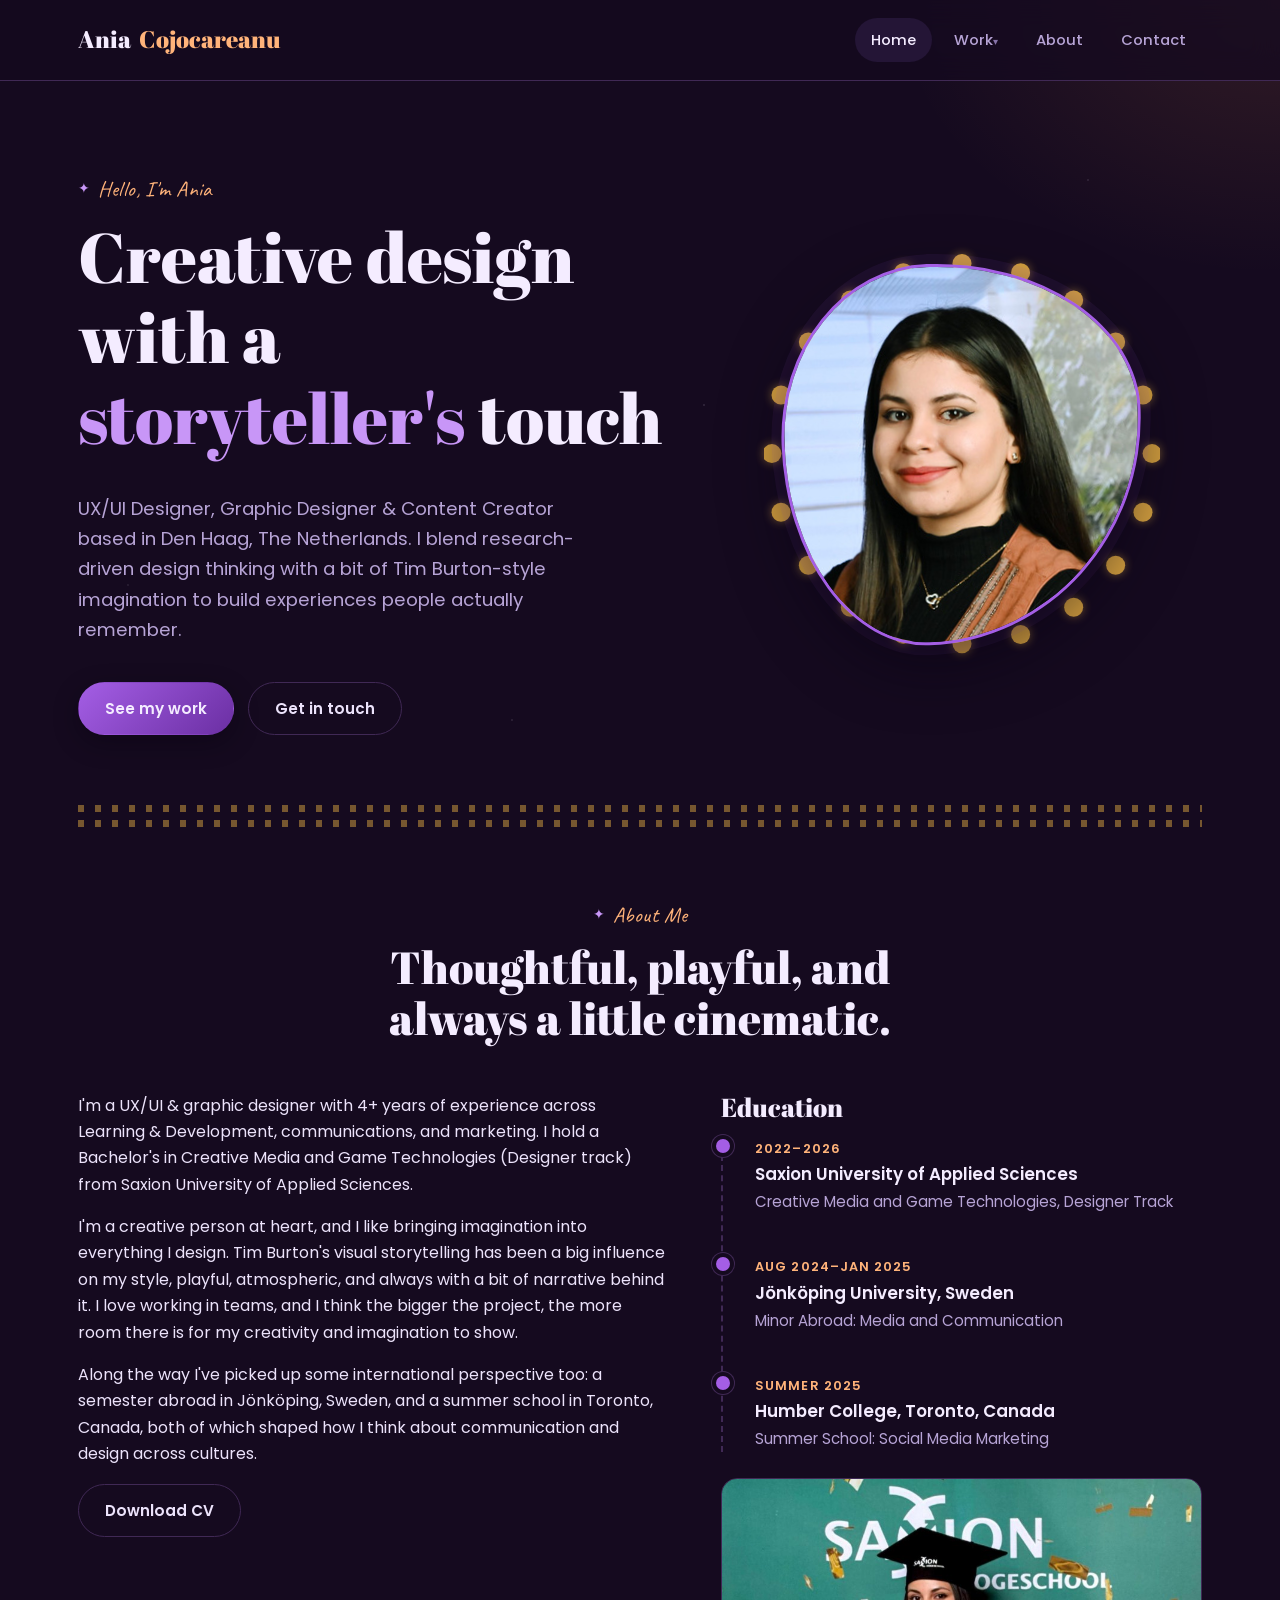
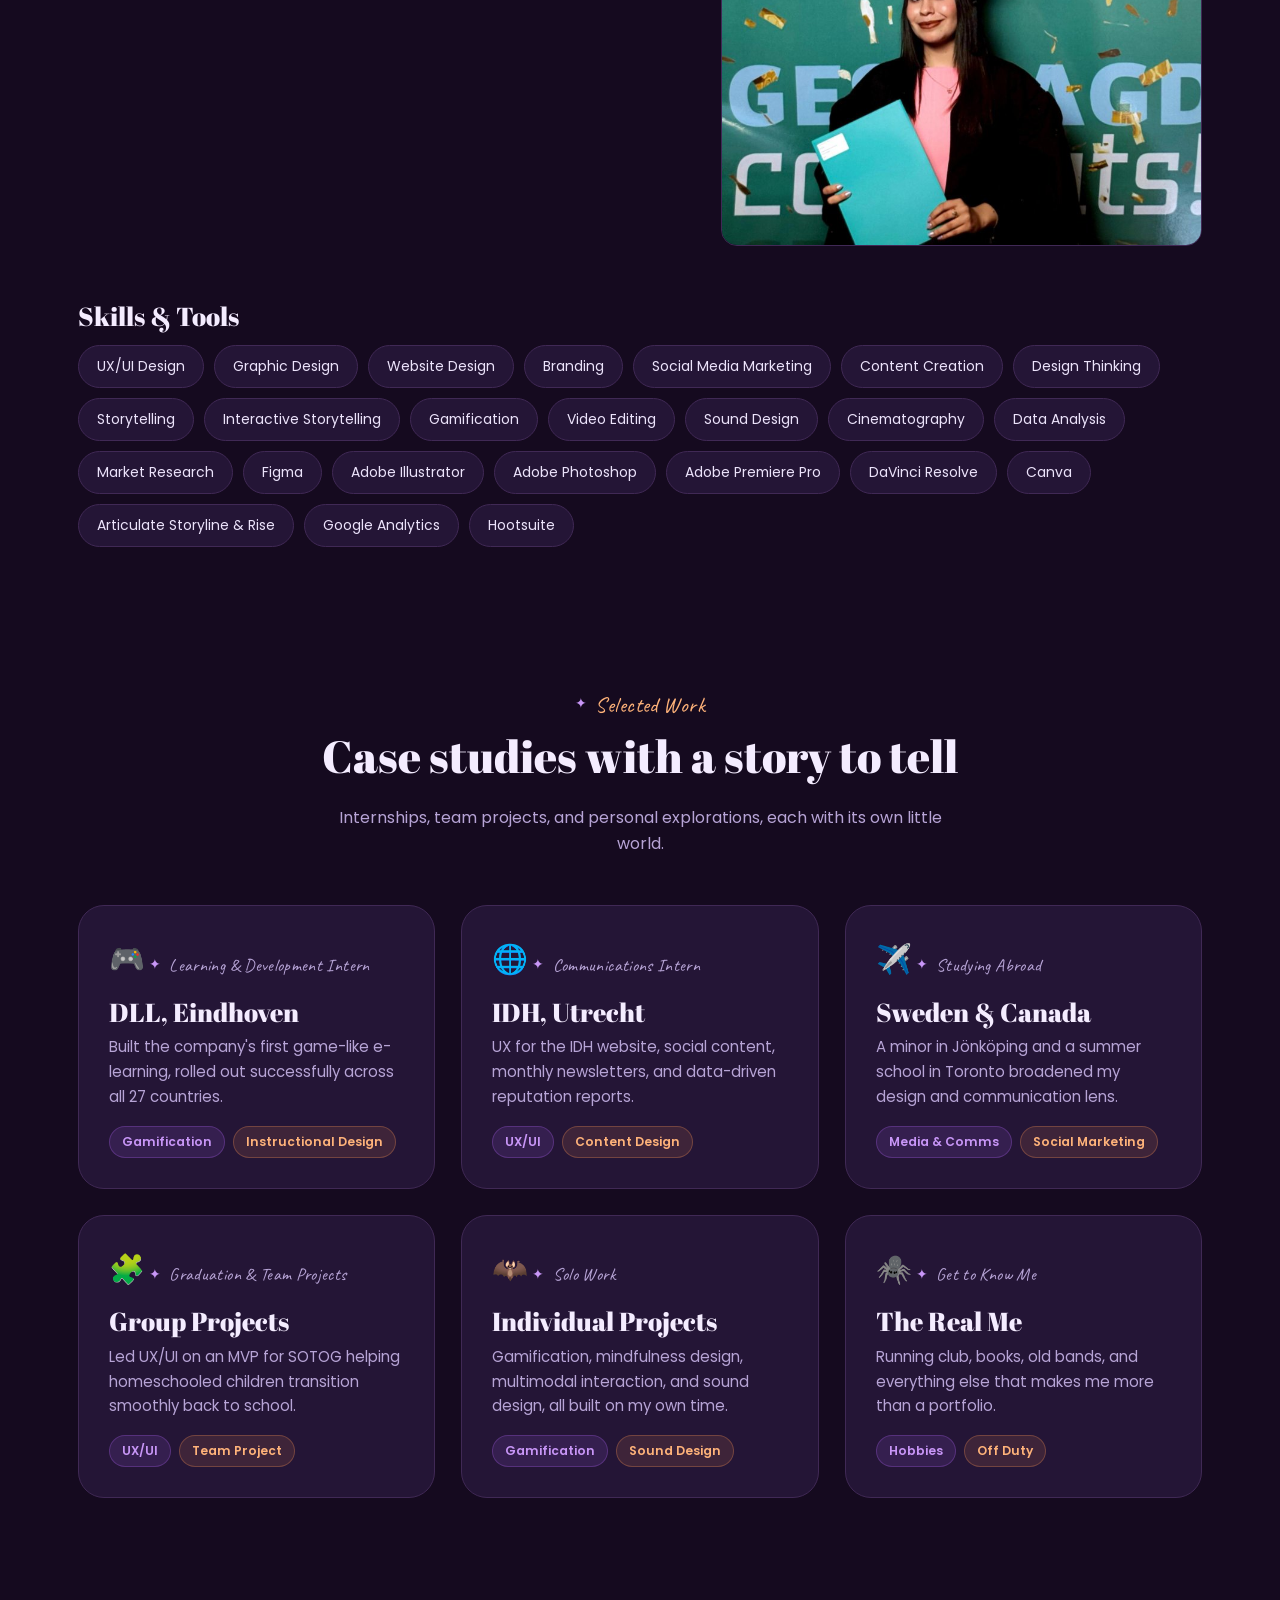
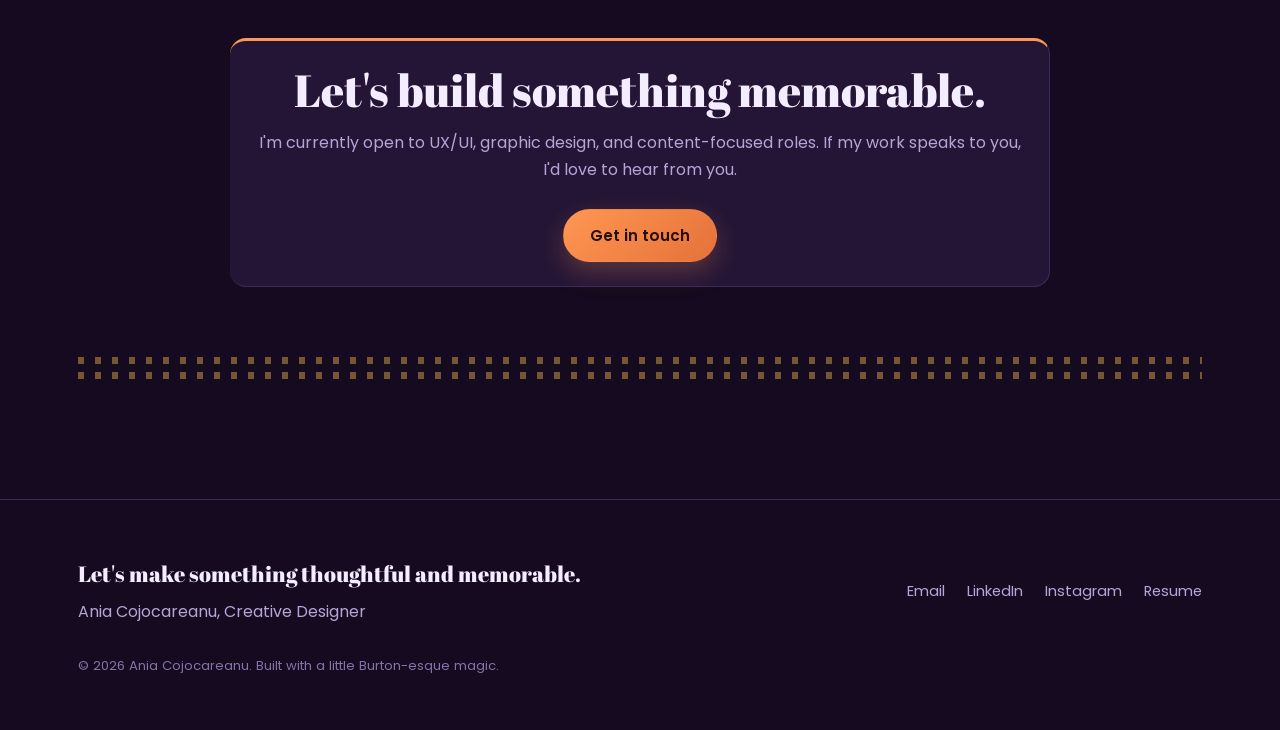
<file: index.html>
<!doctype html>
<html lang="en">
<head>
  <meta charset="UTF-8" />
  <meta name="viewport" content="width=device-width, initial-scale=1.0" />
  <title>Ania Cojocareanu | Creative Designer</title>
  <meta name="description" content="Ania Cojocareanu, UX/UI Designer, Graphic Designer & Content Creator. Portfolio of internships, group projects, and personal design work." />
  <link rel="icon" href="data:image/svg+xml,%3Csvg xmlns='http://www.w3.org/2000/svg' viewBox='0 0 100 100'%3E%3Ctext y='.9em' font-size='90'%3E%F0%9F%A6%87%3C/text%3E%3C/svg%3E" />
  <link rel="preconnect" href="https://fonts.googleapis.com" />
  <link rel="preconnect" href="https://fonts.gstatic.com" crossorigin />
  <link href="https://fonts.googleapis.com/css2?family=Abril+Fatface&family=Caveat:wght@600&family=Poppins:wght@300;400;500;600;700&display=swap" rel="stylesheet" />
  <link rel="stylesheet" href="css/style.css" />
</head>
<body>

  <header class="site-header">
    <nav class="nav">
      <a href="index.html" class="nav-logo">Ania <span>Cojocareanu</span></a>
      <button class="nav-toggle" aria-label="Toggle navigation" aria-expanded="false">
        <span></span><span></span><span></span>
      </button>
      <ul class="nav-links">
        <li><a href="index.html" class="nav-link active" data-page="index.html">Home</a></li>
        <li class="has-dropdown">
          <a href="index.html#work" class="nav-link nav-dropdown-trigger">Work</a>
          <div class="nav-dropdown">
            <a href="work/dll-internship.html">DLL Internship</a>
            <a href="work/idh-internship.html">IDH Internship</a>
            <a href="work/international-experience.html">International Experience</a>
            <a href="work/group-projects.html">Group Projects</a>
            <a href="work/individual-projects.html">Individual Projects</a>
            <a href="work/other-projects.html">The Real Me</a>
          </div>
        </li>
        <li><a href="index.html#about" class="nav-link">About</a></li>
        <li><a href="contact.html" class="nav-link" data-page="contact.html">Contact</a></li>
      </ul>
    </nav>
  </header>

  <main>
    <section class="hero">
      <div class="container hero-grid">
        <div class="reveal">
          <p class="eyebrow">Hello, I'm Ania</p>
          <h1>Creative design with a <em>storyteller's</em> touch</h1>
          <p class="hero-tagline">UX/UI Designer, Graphic Designer &amp; Content Creator based in Den Haag, The Netherlands. I blend research-driven design thinking with a bit of Tim&nbsp;Burton-style imagination to build experiences people actually remember.</p>
          <div class="hero-cta">
            <a href="#work" class="btn btn-primary">See my work</a>
            <a href="contact.html" class="btn btn-outline">Get in touch</a>
          </div>
        </div>
        <div class="reveal">
          <div class="portrait-wrap">
            <svg class="bulb-ring" viewBox="0 0 100 100" aria-hidden="true">
              <circle cx="50.0" cy="2.0" r="2.4" fill="var(--gold)" />
              <circle cx="64.8" cy="4.3" r="2.4" fill="var(--gold)" />
              <circle cx="78.2" cy="11.2" r="2.4" fill="var(--gold)" />
              <circle cx="88.8" cy="21.8" r="2.4" fill="var(--gold)" />
              <circle cx="95.7" cy="35.2" r="2.4" fill="var(--gold)" />
              <circle cx="98.0" cy="50.0" r="2.4" fill="var(--gold)" />
              <circle cx="95.7" cy="64.8" r="2.4" fill="var(--gold)" />
              <circle cx="88.8" cy="78.2" r="2.4" fill="var(--gold)" />
              <circle cx="78.2" cy="88.8" r="2.4" fill="var(--gold)" />
              <circle cx="64.8" cy="95.7" r="2.4" fill="var(--gold)" />
              <circle cx="50.0" cy="98.0" r="2.4" fill="var(--gold)" />
              <circle cx="35.2" cy="95.7" r="2.4" fill="var(--gold)" />
              <circle cx="21.8" cy="88.8" r="2.4" fill="var(--gold)" />
              <circle cx="11.2" cy="78.2" r="2.4" fill="var(--gold)" />
              <circle cx="4.3" cy="64.8" r="2.4" fill="var(--gold)" />
              <circle cx="2.0" cy="50.0" r="2.4" fill="var(--gold)" />
              <circle cx="4.3" cy="35.2" r="2.4" fill="var(--gold)" />
              <circle cx="11.2" cy="21.8" r="2.4" fill="var(--gold)" />
              <circle cx="21.8" cy="11.2" r="2.4" fill="var(--gold)" />
              <circle cx="35.2" cy="4.3" r="2.4" fill="var(--gold)" />
            </svg>
            <div class="portrait-frame">
              <img src="assets/img/ania-profile.png" alt="Portrait of Ania Cojocareanu" />
            </div>
          </div>
        </div>
      </div>
    </section>

    <div class="container"><div class="filmstrip"></div></div>

    <section id="about">
      <div class="container">
        <div class="section-head">
          <p class="eyebrow">About Me</p>
          <h2>Thoughtful, playful, and always a little cinematic.</h2>
        </div>

        <div class="hero-grid reveal" style="align-items:flex-start;">
          <div>
            <p>I'm a UX/UI &amp; graphic designer with 4+ years of experience across Learning &amp; Development, communications, and marketing. I hold a Bachelor's in Creative Media and Game Technologies (Designer track) from Saxion University of Applied Sciences.</p>
            <p>I'm a creative person at heart, and I like bringing imagination into everything I design. Tim Burton's visual storytelling has been a big influence on my style, playful, atmospheric, and always with a bit of narrative behind it. I love working in teams, and I think the bigger the project, the more room there is for my creativity and imagination to show.</p>
            <p>Along the way I've picked up some international perspective too: a semester abroad in Jönköping, Sweden, and a summer school in Toronto, Canada, both of which shaped how I think about communication and design across cultures.</p>
            <a href="assets/cv/Ania_Cojocareanu_CV.pdf" class="btn btn-outline" target="_blank" rel="noopener">Download CV</a>
          </div>
          <div>
            <h3>Education</h3>
            <div class="timeline">
              <div class="timeline-item">
                <span class="timeline-date">2022–2026</span>
                <h4>Saxion University of Applied Sciences</h4>
                <p>Creative Media and Game Technologies, Designer Track</p>
              </div>
              <div class="timeline-item">
                <span class="timeline-date">Aug 2024–Jan 2025</span>
                <h4>Jönköping University, Sweden</h4>
                <p>Minor Abroad: Media and Communication</p>
              </div>
              <div class="timeline-item">
                <span class="timeline-date">Summer 2025</span>
                <h4>Humber College, Toronto, Canada</h4>
                <p>Summer School: Social Media Marketing</p>
              </div>
            </div>

            <div style="margin-top:26px; border-radius:var(--radius-md); overflow:hidden; border:1px solid var(--border);">
              <img src="assets/img/graduation.jpg" alt="Ania at her graduation from Saxion University of Applied Sciences" style="width:100%; display:block;" />
            </div>
          </div>
        </div>

        <div class="reveal" style="margin-top:56px;">
          <h3>Skills &amp; Tools</h3>
          <div class="skills-grid">
            <span class="skill-pill">UX/UI Design</span>
            <span class="skill-pill">Graphic Design</span>
            <span class="skill-pill">Website Design</span>
            <span class="skill-pill">Branding</span>
            <span class="skill-pill">Social Media Marketing</span>
            <span class="skill-pill">Content Creation</span>
            <span class="skill-pill">Design Thinking</span>
            <span class="skill-pill">Storytelling</span>
            <span class="skill-pill">Interactive Storytelling</span>
            <span class="skill-pill">Gamification</span>
            <span class="skill-pill">Video Editing</span>
            <span class="skill-pill">Sound Design</span>
            <span class="skill-pill">Cinematography</span>
            <span class="skill-pill">Data Analysis</span>
            <span class="skill-pill">Market Research</span>
            <span class="skill-pill">Figma</span>
            <span class="skill-pill">Adobe Illustrator</span>
            <span class="skill-pill">Adobe Photoshop</span>
            <span class="skill-pill">Adobe Premiere Pro</span>
            <span class="skill-pill">DaVinci Resolve</span>
            <span class="skill-pill">Canva</span>
            <span class="skill-pill">Articulate Storyline &amp; Rise</span>
            <span class="skill-pill">Google Analytics</span>
            <span class="skill-pill">Hootsuite</span>
          </div>
        </div>
      </div>
    </section>

    <section id="work">
      <div class="container">
        <div class="section-head">
          <p class="eyebrow">Selected Work</p>
          <h2>Case studies with a story to tell</h2>
          <p class="text-muted">Internships, team projects, and personal explorations, each with its own little world.</p>
        </div>

        <div class="card-grid reveal">
          <a class="card work-card" href="work/dll-internship.html">
            <span class="card-icon">🎮</span>
            <p class="eyebrow">Learning &amp; Development Intern</p>
            <h3>DLL, Eindhoven</h3>
            <p>Built the company's first game-like e-learning, rolled out successfully across all 27 countries.</p>
            <div class="tag-row"><span class="tag">Gamification</span><span class="tag orange">Instructional Design</span></div>
          </a>
          <a class="card work-card" href="work/idh-internship.html">
            <span class="card-icon">🌐</span>
            <p class="eyebrow">Communications Intern</p>
            <h3>IDH, Utrecht</h3>
            <p>UX for the IDH website, social content, monthly newsletters, and data-driven reputation reports.</p>
            <div class="tag-row"><span class="tag">UX/UI</span><span class="tag orange">Content Design</span></div>
          </a>
          <a class="card work-card" href="work/international-experience.html">
            <span class="card-icon">✈️</span>
            <p class="eyebrow">Studying Abroad</p>
            <h3>Sweden &amp; Canada</h3>
            <p>A minor in Jönköping and a summer school in Toronto broadened my design and communication lens.</p>
            <div class="tag-row"><span class="tag">Media &amp; Comms</span><span class="tag orange">Social Marketing</span></div>
          </a>
          <a class="card work-card" href="work/group-projects.html">
            <span class="card-icon">🧩</span>
            <p class="eyebrow">Graduation &amp; Team Projects</p>
            <h3>Group Projects</h3>
            <p>Led UX/UI on an MVP for SOTOG helping homeschooled children transition smoothly back to school.</p>
            <div class="tag-row"><span class="tag">UX/UI</span><span class="tag orange">Team Project</span></div>
          </a>
          <a class="card work-card" href="work/individual-projects.html">
            <span class="card-icon">🦇</span>
            <p class="eyebrow">Solo Work</p>
            <h3>Individual Projects</h3>
            <p>Gamification, mindfulness design, multimodal interaction, and sound design, all built on my own time.</p>
            <div class="tag-row"><span class="tag">Gamification</span><span class="tag orange">Sound Design</span></div>
          </a>
          <a class="card work-card" href="work/other-projects.html">
            <span class="card-icon">🕷️</span>
            <p class="eyebrow">Get to Know Me</p>
            <h3>The Real Me</h3>
            <p>Running club, books, old bands, and everything else that makes me more than a portfolio.</p>
            <div class="tag-row"><span class="tag">Hobbies</span><span class="tag orange">Off Duty</span></div>
          </a>
        </div>
      </div>
    </section>

    <section>
      <div class="container">
        <div class="highlight-box reveal" style="max-width:820px; margin:0 auto; text-align:center; border-left:none; border-top:3px solid var(--orange);">
          <h2 style="margin-bottom:0.3em;">Let's build something memorable.</h2>
          <p class="text-muted">I'm currently open to UX/UI, graphic design, and content-focused roles. If my work speaks to you, I'd love to hear from you.</p>
          <a href="contact.html" class="btn btn-orange" style="margin-top:10px;">Get in touch</a>
        </div>
      </div>
    </section>
  </main>

  <div class="container"><div class="filmstrip"></div></div>

  <footer class="site-footer">
    <div class="container footer-inner">
      <div>
        <p class="footer-title">Let's make something thoughtful and memorable.</p>
        <p class="text-muted" style="margin:0;">Ania Cojocareanu, Creative Designer</p>
      </div>
      <ul class="footer-links">
        <li><a href="mailto:anjacojo292003@gmail.com">Email</a></li>
        <li><a href="https://www.linkedin.com/in/ania-cojocareanu-193171253/" target="_blank" rel="noopener">LinkedIn</a></li>
        <li><a href="https://www.instagram.com/anjacojo/" target="_blank" rel="noopener">Instagram</a></li>
        <li><a href="assets/cv/Ania_Cojocareanu_CV.pdf" target="_blank" rel="noopener">Resume</a></li>
      </ul>
    </div>
    <div class="container">
      <p class="footer-note">© 2026 Ania Cojocareanu. Built with a little Burton-esque magic.</p>
    </div>
  </footer>

  <script src="js/script.js"></script>
</body>
</html>
</file>
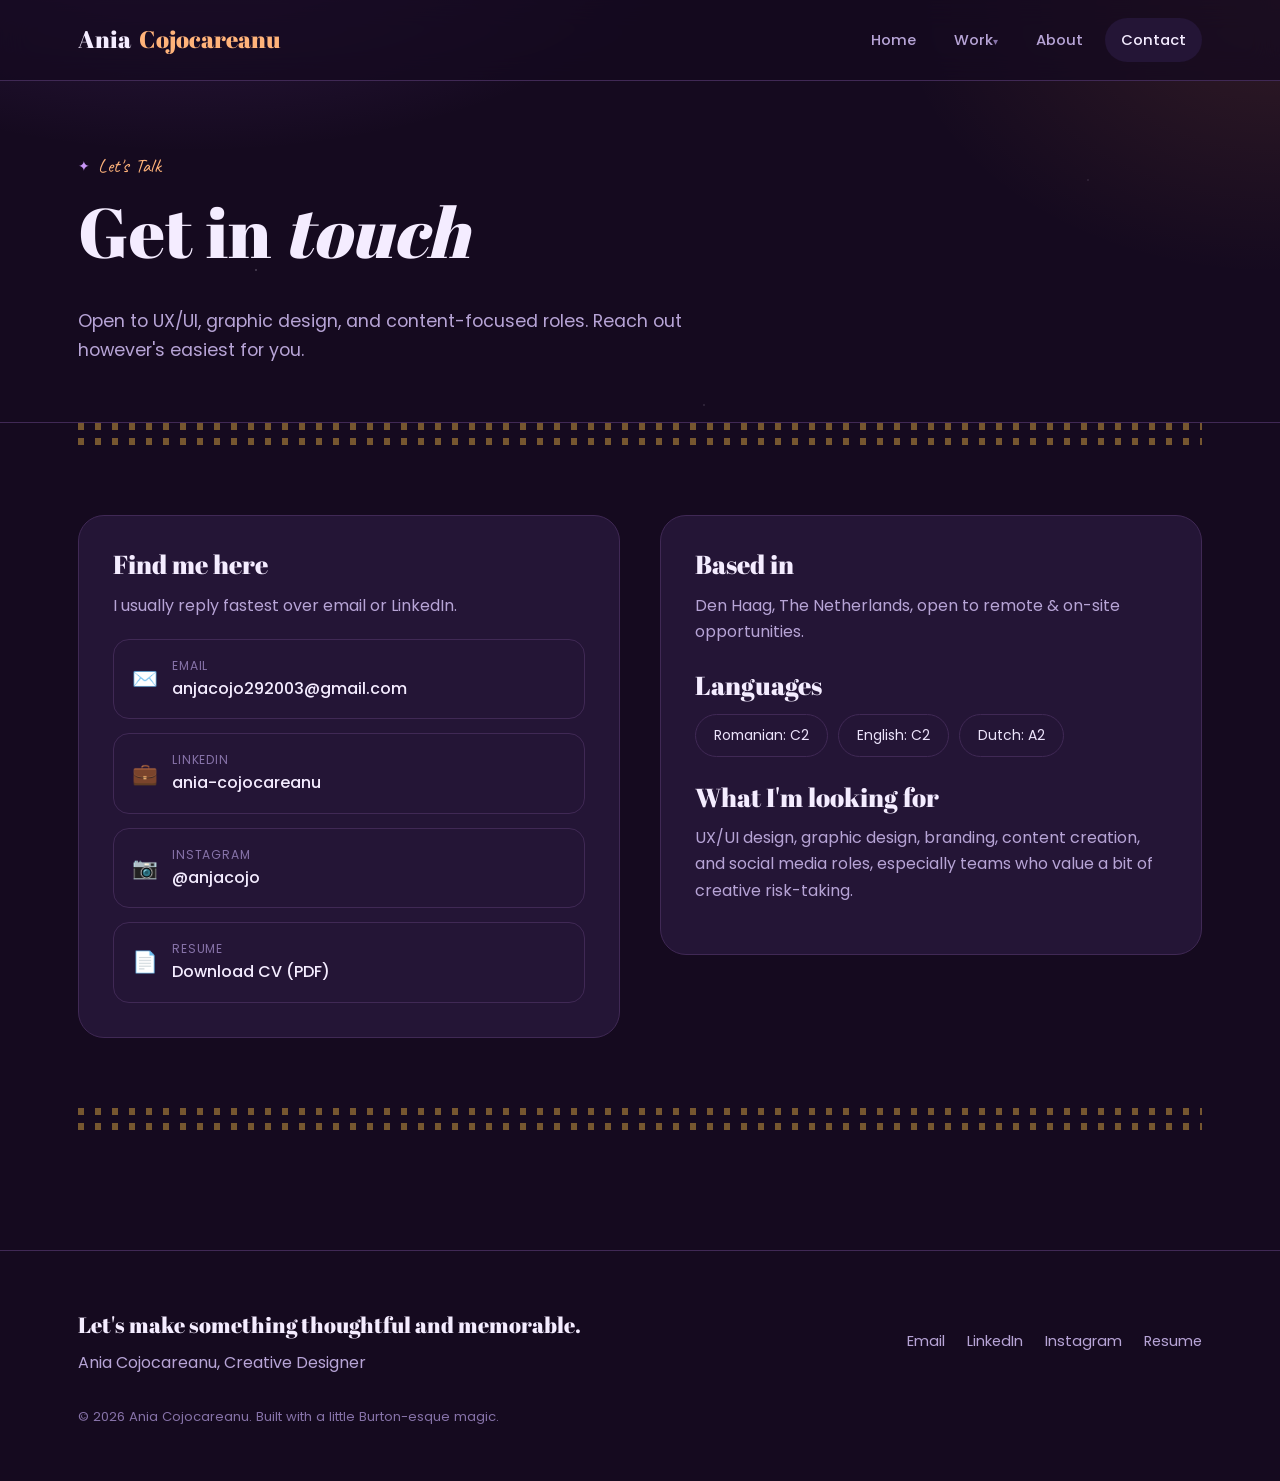
<file: contact.html>
<!doctype html>
<html lang="en">
<head>
  <meta charset="UTF-8" />
  <meta name="viewport" content="width=device-width, initial-scale=1.0" />
  <title>Contact | Ania Cojocareanu</title>
  <meta name="description" content="Get in touch with Ania Cojocareanu, UX/UI Designer, Graphic Designer & Content Creator." />
  <link rel="icon" href="data:image/svg+xml,%3Csvg xmlns='http://www.w3.org/2000/svg' viewBox='0 0 100 100'%3E%3Ctext y='.9em' font-size='90'%3E%F0%9F%A6%87%3C/text%3E%3C/svg%3E" />
  <link rel="preconnect" href="https://fonts.googleapis.com" />
  <link rel="preconnect" href="https://fonts.gstatic.com" crossorigin />
  <link href="https://fonts.googleapis.com/css2?family=Abril+Fatface&family=Caveat:wght@600&family=Poppins:wght@300;400;500;600;700&display=swap" rel="stylesheet" />
  <link rel="stylesheet" href="css/style.css" />
</head>
<body>

  <header class="site-header">
    <nav class="nav">
      <a href="index.html" class="nav-logo">Ania <span>Cojocareanu</span></a>
      <button class="nav-toggle" aria-label="Toggle navigation" aria-expanded="false">
        <span></span><span></span><span></span>
      </button>
      <ul class="nav-links">
        <li><a href="index.html" class="nav-link" data-page="index.html">Home</a></li>
        <li class="has-dropdown">
          <a href="index.html#work" class="nav-link nav-dropdown-trigger">Work</a>
          <div class="nav-dropdown">
            <a href="work/dll-internship.html">DLL Internship</a>
            <a href="work/idh-internship.html">IDH Internship</a>
            <a href="work/international-experience.html">International Experience</a>
            <a href="work/group-projects.html">Group Projects</a>
            <a href="work/individual-projects.html">Individual Projects</a>
            <a href="work/other-projects.html">The Real Me</a>
          </div>
        </li>
        <li><a href="index.html#about" class="nav-link">About</a></li>
        <li><a href="contact.html" class="nav-link active" data-page="contact.html">Contact</a></li>
      </ul>
    </nav>
  </header>

  <main>
    <section class="page-hero">
      <div class="container">
        <p class="eyebrow">Let's Talk</p>
        <h1>Get in <em>touch</em></h1>
        <p class="text-muted" style="max-width:60ch; font-size:1.1rem;">Open to UX/UI, graphic design, and content-focused roles. Reach out however's easiest for you.</p>
      </div>
    </section>

    <div class="container"><div class="filmstrip"></div></div>

    <section>
      <div class="container">
        <div class="contact-grid reveal">
          <div class="contact-card">
            <h3>Find me here</h3>
            <p class="text-muted">I usually reply fastest over email or LinkedIn.</p>
            <div class="contact-links">
              <a class="contact-link-row" href="mailto:anjacojo292003@gmail.com">
                <span class="glyph">✉️</span>
                <span>
                  <span class="label">Email</span>
                  <span class="value">anjacojo292003@gmail.com</span>
                </span>
              </a>
              <a class="contact-link-row" href="https://www.linkedin.com/in/ania-cojocareanu-193171253/" target="_blank" rel="noopener">
                <span class="glyph">💼</span>
                <span>
                  <span class="label">LinkedIn</span>
                  <span class="value">ania-cojocareanu</span>
                </span>
              </a>
              <a class="contact-link-row" href="https://www.instagram.com/anjacojo/" target="_blank" rel="noopener">
                <span class="glyph">📷</span>
                <span>
                  <span class="label">Instagram</span>
                  <span class="value">@anjacojo</span>
                </span>
              </a>
              <a class="contact-link-row" href="assets/cv/Ania_Cojocareanu_CV.pdf" target="_blank" rel="noopener">
                <span class="glyph">📄</span>
                <span>
                  <span class="label">Resume</span>
                  <span class="value">Download CV (PDF)</span>
                </span>
              </a>
            </div>
          </div>

          <div class="contact-card">
            <h3>Based in</h3>
            <p class="text-muted" style="margin-bottom:26px;">Den Haag, The Netherlands, open to remote &amp; on-site opportunities.</p>
            <h3>Languages</h3>
            <div class="skills-grid" style="margin-bottom:26px;">
              <span class="skill-pill">Romanian: C2</span>
              <span class="skill-pill">English: C2</span>
              <span class="skill-pill">Dutch: A2</span>
            </div>
            <h3>What I'm looking for</h3>
            <p class="text-muted">UX/UI design, graphic design, branding, content creation, and social media roles, especially teams who value a bit of creative risk-taking.</p>
          </div>
        </div>
      </div>
    </section>
  </main>

  <div class="container"><div class="filmstrip"></div></div>

  <footer class="site-footer">
    <div class="container footer-inner">
      <div>
        <p class="footer-title">Let's make something thoughtful and memorable.</p>
        <p class="text-muted" style="margin:0;">Ania Cojocareanu, Creative Designer</p>
      </div>
      <ul class="footer-links">
        <li><a href="mailto:anjacojo292003@gmail.com">Email</a></li>
        <li><a href="https://www.linkedin.com/in/ania-cojocareanu-193171253/" target="_blank" rel="noopener">LinkedIn</a></li>
        <li><a href="https://www.instagram.com/anjacojo/" target="_blank" rel="noopener">Instagram</a></li>
        <li><a href="assets/cv/Ania_Cojocareanu_CV.pdf" target="_blank" rel="noopener">Resume</a></li>
      </ul>
    </div>
    <div class="container">
      <p class="footer-note">© 2026 Ania Cojocareanu. Built with a little Burton-esque magic.</p>
    </div>
  </footer>

  <script src="js/script.js"></script>
</body>
</html>
</file>
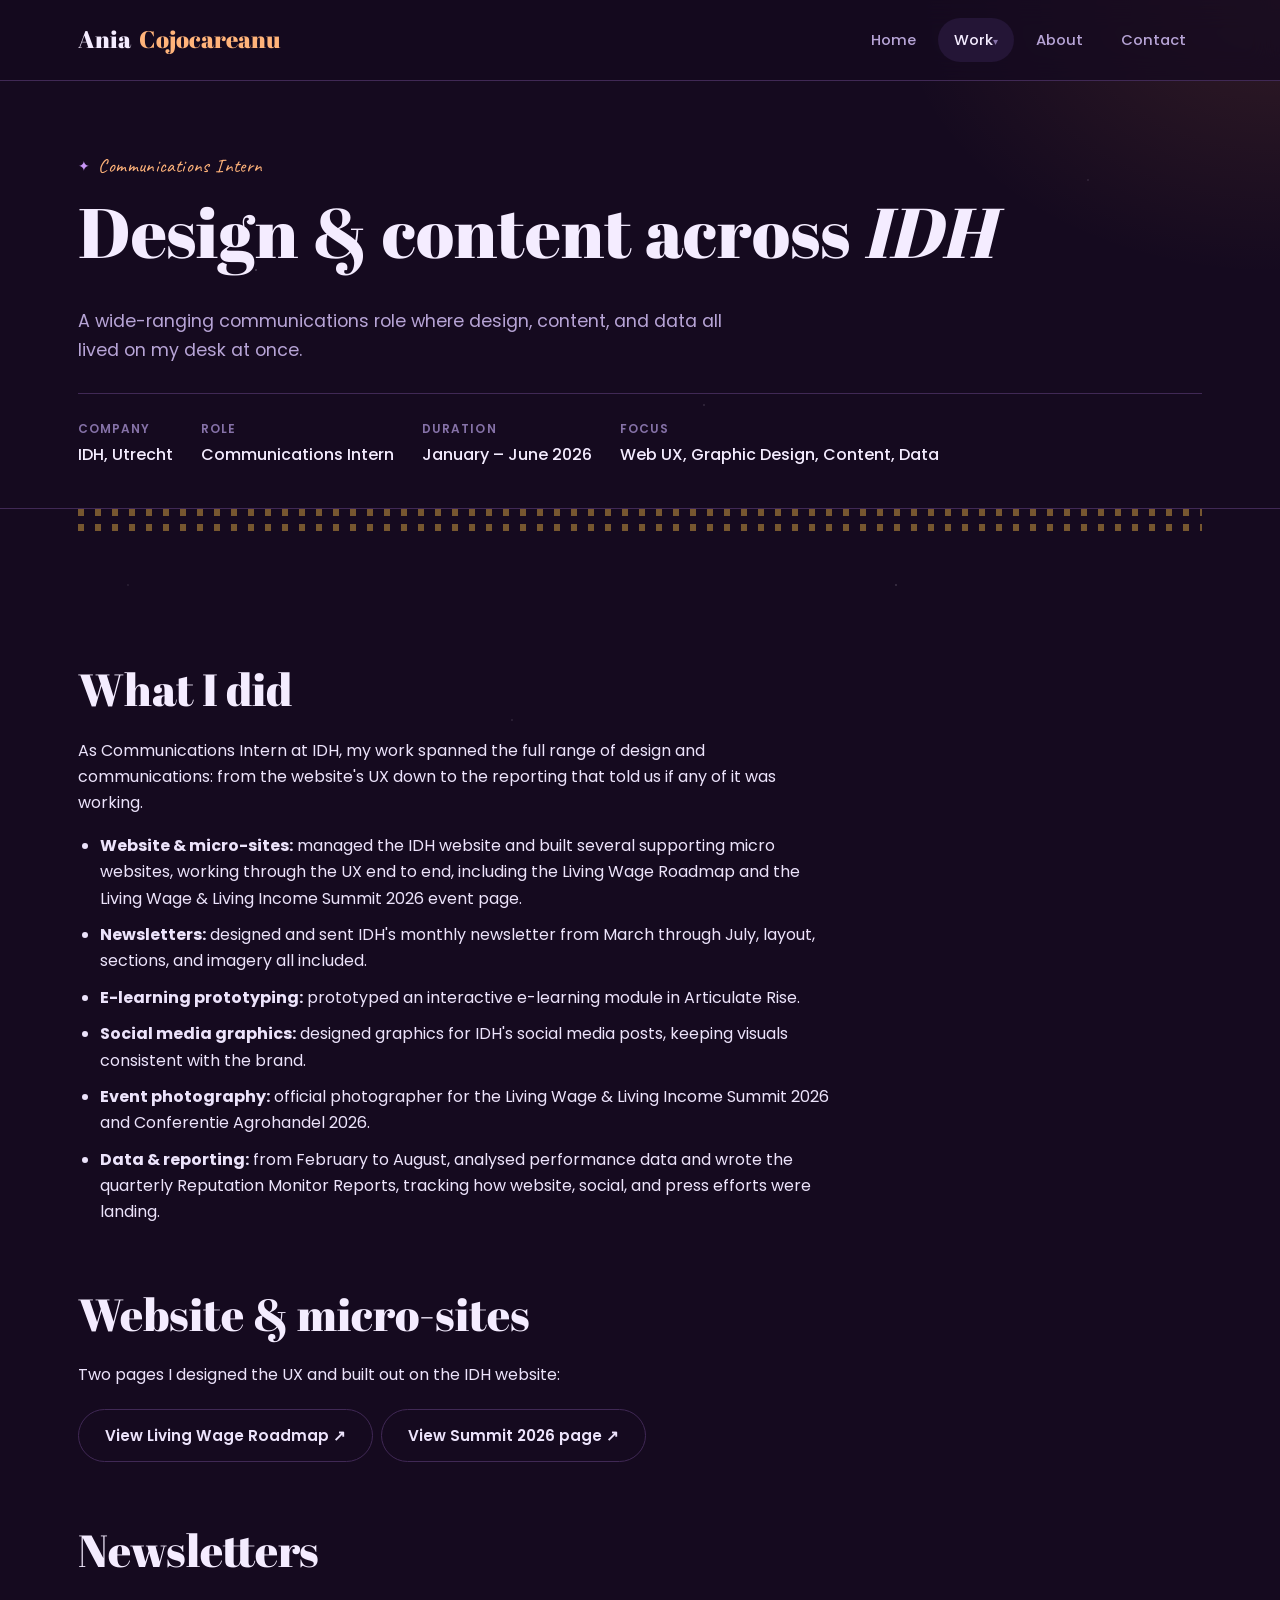
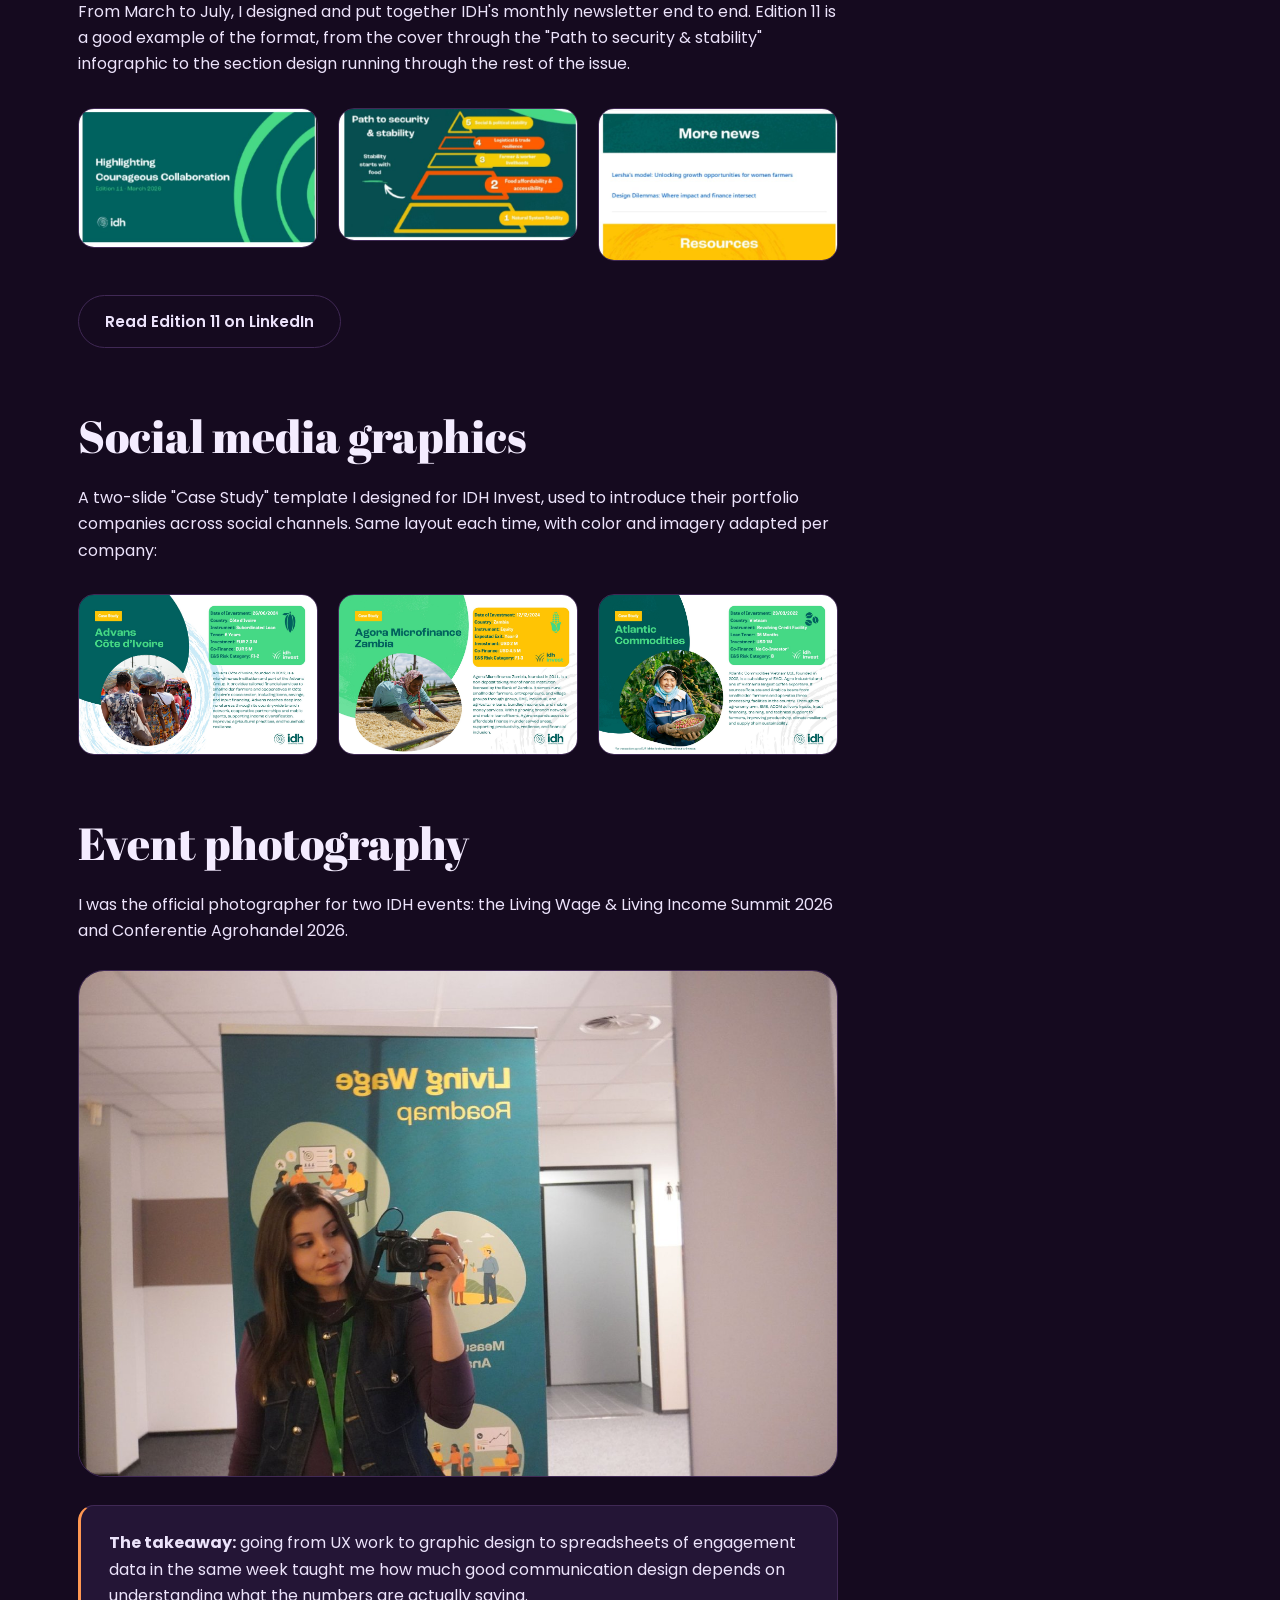
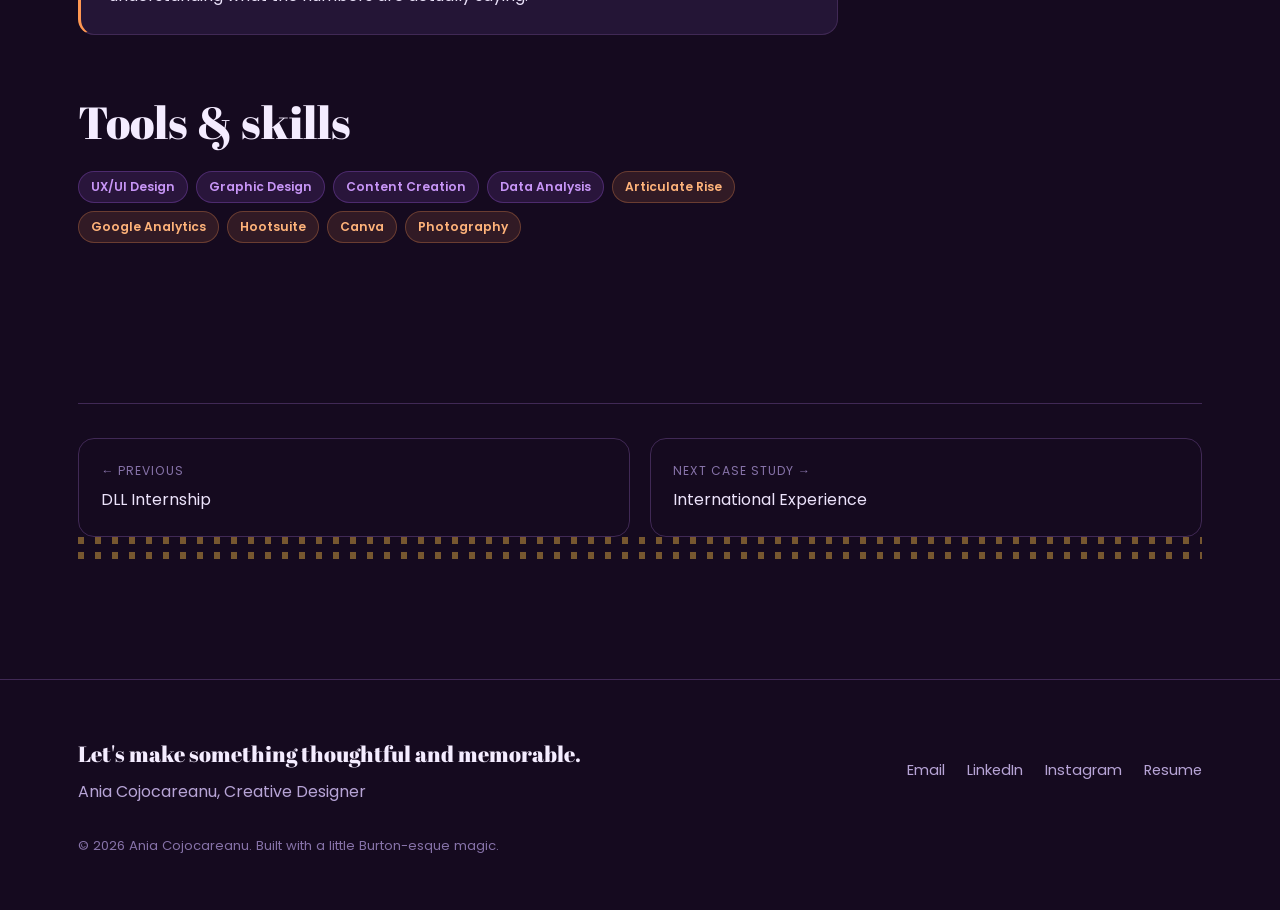
<file: work/idh-internship.html>
<!doctype html>
<html lang="en">
<head>
  <meta charset="UTF-8" />
  <meta name="viewport" content="width=device-width, initial-scale=1.0" />
  <title>IDH Internship | Ania Cojocareanu</title>
  <meta name="description" content="Communications Intern at IDH, Utrecht: website UX, social graphics, newsletters, and data-driven reputation reports." />
  <link rel="icon" href="data:image/svg+xml,%3Csvg xmlns='http://www.w3.org/2000/svg' viewBox='0 0 100 100'%3E%3Ctext y='.9em' font-size='90'%3E%F0%9F%A6%87%3C/text%3E%3C/svg%3E" />
  <link rel="preconnect" href="https://fonts.googleapis.com" />
  <link rel="preconnect" href="https://fonts.gstatic.com" crossorigin />
  <link href="https://fonts.googleapis.com/css2?family=Abril+Fatface&family=Caveat:wght@600&family=Poppins:wght@300;400;500;600;700&display=swap" rel="stylesheet" />
  <link rel="stylesheet" href="../css/style.css" />
</head>
<body>

  <header class="site-header">
    <nav class="nav">
      <a href="../index.html" class="nav-logo">Ania <span>Cojocareanu</span></a>
      <button class="nav-toggle" aria-label="Toggle navigation" aria-expanded="false">
        <span></span><span></span><span></span>
      </button>
      <ul class="nav-links">
        <li><a href="../index.html" class="nav-link" data-page="index.html">Home</a></li>
        <li class="has-dropdown">
          <a href="../index.html#work" class="nav-link nav-dropdown-trigger">Work</a>
          <div class="nav-dropdown">
            <a href="dll-internship.html">DLL Internship</a>
            <a href="idh-internship.html">IDH Internship</a>
            <a href="international-experience.html">International Experience</a>
            <a href="group-projects.html">Group Projects</a>
            <a href="individual-projects.html">Individual Projects</a>
            <a href="other-projects.html">The Real Me</a>
          </div>
        </li>
        <li><a href="../index.html#about" class="nav-link">About</a></li>
        <li><a href="../contact.html" class="nav-link" data-page="contact.html">Contact</a></li>
      </ul>
    </nav>
  </header>

  <main>
    <section class="page-hero">
      <div class="container">
        <p class="eyebrow">Communications Intern</p>
        <h1>Design &amp; content across <em>IDH</em></h1>
        <p class="text-muted" style="max-width:60ch; font-size:1.1rem;">A wide-ranging communications role where design, content, and data all lived on my desk at once.</p>

        <div class="meta-row">
          <div class="meta-item">
            <h4>Company</h4>
            <p>IDH, Utrecht</p>
          </div>
          <div class="meta-item">
            <h4>Role</h4>
            <p>Communications Intern</p>
          </div>
          <div class="meta-item">
            <h4>Duration</h4>
            <p>January – June 2026</p>
          </div>
          <div class="meta-item">
            <h4>Focus</h4>
            <p>Web UX, Graphic Design, Content, Data</p>
          </div>
        </div>
      </div>
    </section>

    <div class="container"><div class="filmstrip"></div></div>

    <section>
      <div class="container">
        <div class="content-block reveal">
          <h2>What I did</h2>
          <p>As Communications Intern at IDH, my work spanned the full range of design and communications: from the website's UX down to the reporting that told us if any of it was working.</p>

          <ul>
            <li><strong>Website &amp; micro-sites:</strong> managed the IDH website and built several supporting micro websites, working through the UX end to end, including the Living Wage Roadmap and the Living Wage &amp; Living Income Summit 2026 event page.</li>
            <li><strong>Newsletters:</strong> designed and sent IDH's monthly newsletter from March through July, layout, sections, and imagery all included.</li>
            <li><strong>E-learning prototyping:</strong> prototyped an interactive e-learning module in Articulate Rise.</li>
            <li><strong>Social media graphics:</strong> designed graphics for IDH's social media posts, keeping visuals consistent with the brand.</li>
            <li><strong>Event photography:</strong> official photographer for the Living Wage &amp; Living Income Summit 2026 and Conferentie Agrohandel 2026.</li>
            <li><strong>Data &amp; reporting:</strong> from February to August, analysed performance data and wrote the quarterly Reputation Monitor Reports, tracking how website, social, and press efforts were landing.</li>
          </ul>

          <h2>Website &amp; micro-sites</h2>
          <p>Two pages I designed the UX and built out on the IDH website:</p>
          <div class="tag-row" style="margin:20px 0 30px;">
            <a href="https://roadmap.idh.org/living-wage" target="_blank" rel="noopener" class="btn btn-outline">View Living Wage Roadmap ↗</a>
            <a href="https://idh.org/events/living-wage-living-income-summit-2026" target="_blank" rel="noopener" class="btn btn-outline">View Summit 2026 page ↗</a>
          </div>

          <h2>Newsletters</h2>
          <p>From March to July, I designed and put together IDH's monthly newsletter end to end. Edition 11 is a good example of the format, from the cover through the "Path to security &amp; stability" infographic to the section design running through the rest of the issue.</p>

          <div class="media-grid thirds">
            <img src="../assets/img/idh/newsletter-cover.jpg" alt="IDH newsletter Edition 11 cover, designed by Ania" style="width:100%; border-radius:var(--radius-md); border:1px solid var(--border);" />
            <img src="../assets/img/idh/newsletter-pyramid.jpg" alt="Path to security and stability infographic from the IDH newsletter" style="width:100%; border-radius:var(--radius-md); border:1px solid var(--border);" />
            <img src="../assets/img/idh/newsletter-sections.jpg" alt="More news and Resources section banners from the IDH newsletter" style="width:100%; border-radius:var(--radius-md); border:1px solid var(--border);" />
          </div>

          <a href="https://www.linkedin.com/pulse/your-idh-update-edition-11-idh-the-sustainable-trade-initiati-lkhae/" target="_blank" rel="noopener" class="btn btn-outline" style="margin-top:4px;">Read Edition 11 on LinkedIn</a>

          <h2>Social media graphics</h2>
          <p>A two-slide "Case Study" template I designed for IDH Invest, used to introduce their portfolio companies across social channels. Same layout each time, with color and imagery adapted per company:</p>

          <div class="media-grid thirds">
            <img src="../assets/img/idh/case-study-advans.jpg" alt="IDH Invest case study social graphic for Advans Côte d'Ivoire" style="width:100%; border-radius:var(--radius-md); border:1px solid var(--border);" />
            <img src="../assets/img/idh/case-study-agora.jpg" alt="IDH Invest case study social graphic for Agora Microfinance Zambia" style="width:100%; border-radius:var(--radius-md); border:1px solid var(--border);" />
            <img src="../assets/img/idh/case-study-atlantic.jpg" alt="IDH Invest case study social graphic for Atlantic Commodities" style="width:100%; border-radius:var(--radius-md); border:1px solid var(--border);" />
          </div>

          <h2>Event photography</h2>
          <p>I was the official photographer for two IDH events: the Living Wage &amp; Living Income Summit 2026 and Conferentie Agrohandel 2026.</p>

          <div style="margin:26px 0; border-radius:var(--radius-lg); overflow:hidden; border:1px solid var(--border);">
            <img src="../assets/img/idh/ania-photographer.jpg" alt="Ania on assignment as event photographer at the IDH Living Wage Roadmap launch" style="width:100%; display:block;" />
          </div>

          <div class="highlight-box">
            <p><strong>The takeaway:</strong> going from UX work to graphic design to spreadsheets of engagement data in the same week taught me how much good communication design depends on understanding what the numbers are actually saying.</p>
          </div>

          <h2>Tools &amp; skills</h2>
          <div class="tag-row">
            <span class="tag">UX/UI Design</span>
            <span class="tag">Graphic Design</span>
            <span class="tag">Content Creation</span>
            <span class="tag">Data Analysis</span>
            <span class="tag orange">Articulate Rise</span>
            <span class="tag orange">Google Analytics</span>
            <span class="tag orange">Hootsuite</span>
            <span class="tag orange">Canva</span>
            <span class="tag orange">Photography</span>
          </div>
        </div>
      </div>
    </section>

    <div class="container">
      <div class="case-nav">
        <a href="dll-internship.html">
          <span class="dir">← Previous</span>
          <span class="next-title">DLL Internship</span>
        </a>
        <a href="international-experience.html">
          <span class="dir">Next case study →</span>
          <span class="next-title">International Experience</span>
        </a>
      </div>
    </div>
  </main>

  <div class="container"><div class="filmstrip"></div></div>

  <footer class="site-footer">
    <div class="container footer-inner">
      <div>
        <p class="footer-title">Let's make something thoughtful and memorable.</p>
        <p class="text-muted" style="margin:0;">Ania Cojocareanu, Creative Designer</p>
      </div>
      <ul class="footer-links">
        <li><a href="mailto:anjacojo292003@gmail.com">Email</a></li>
        <li><a href="https://www.linkedin.com/in/ania-cojocareanu-193171253/" target="_blank" rel="noopener">LinkedIn</a></li>
        <li><a href="https://www.instagram.com/anjacojo/" target="_blank" rel="noopener">Instagram</a></li>
        <li><a href="../assets/cv/Ania_Cojocareanu_CV.pdf" target="_blank" rel="noopener">Resume</a></li>
      </ul>
    </div>
    <div class="container">
      <p class="footer-note">© 2026 Ania Cojocareanu. Built with a little Burton-esque magic.</p>
    </div>
  </footer>

  <script src="../js/script.js"></script>
</body>
</html>
</file>
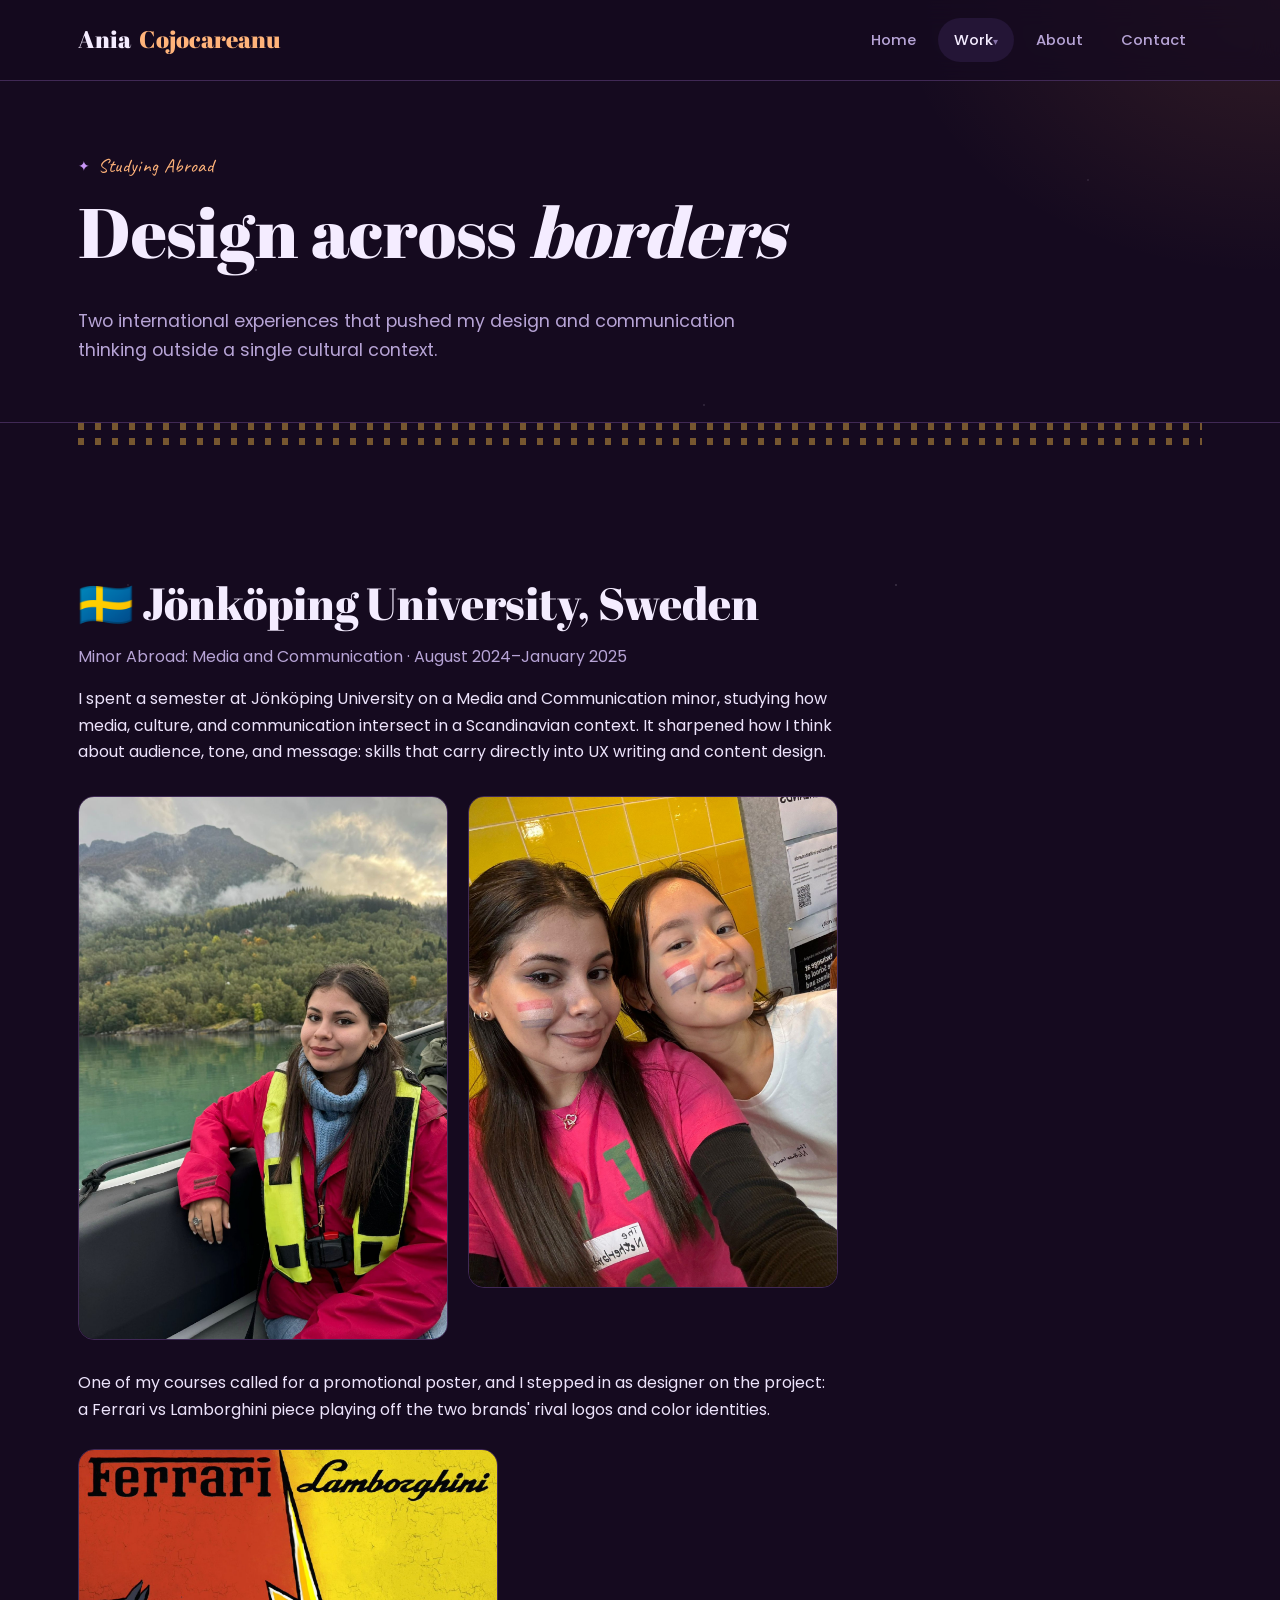
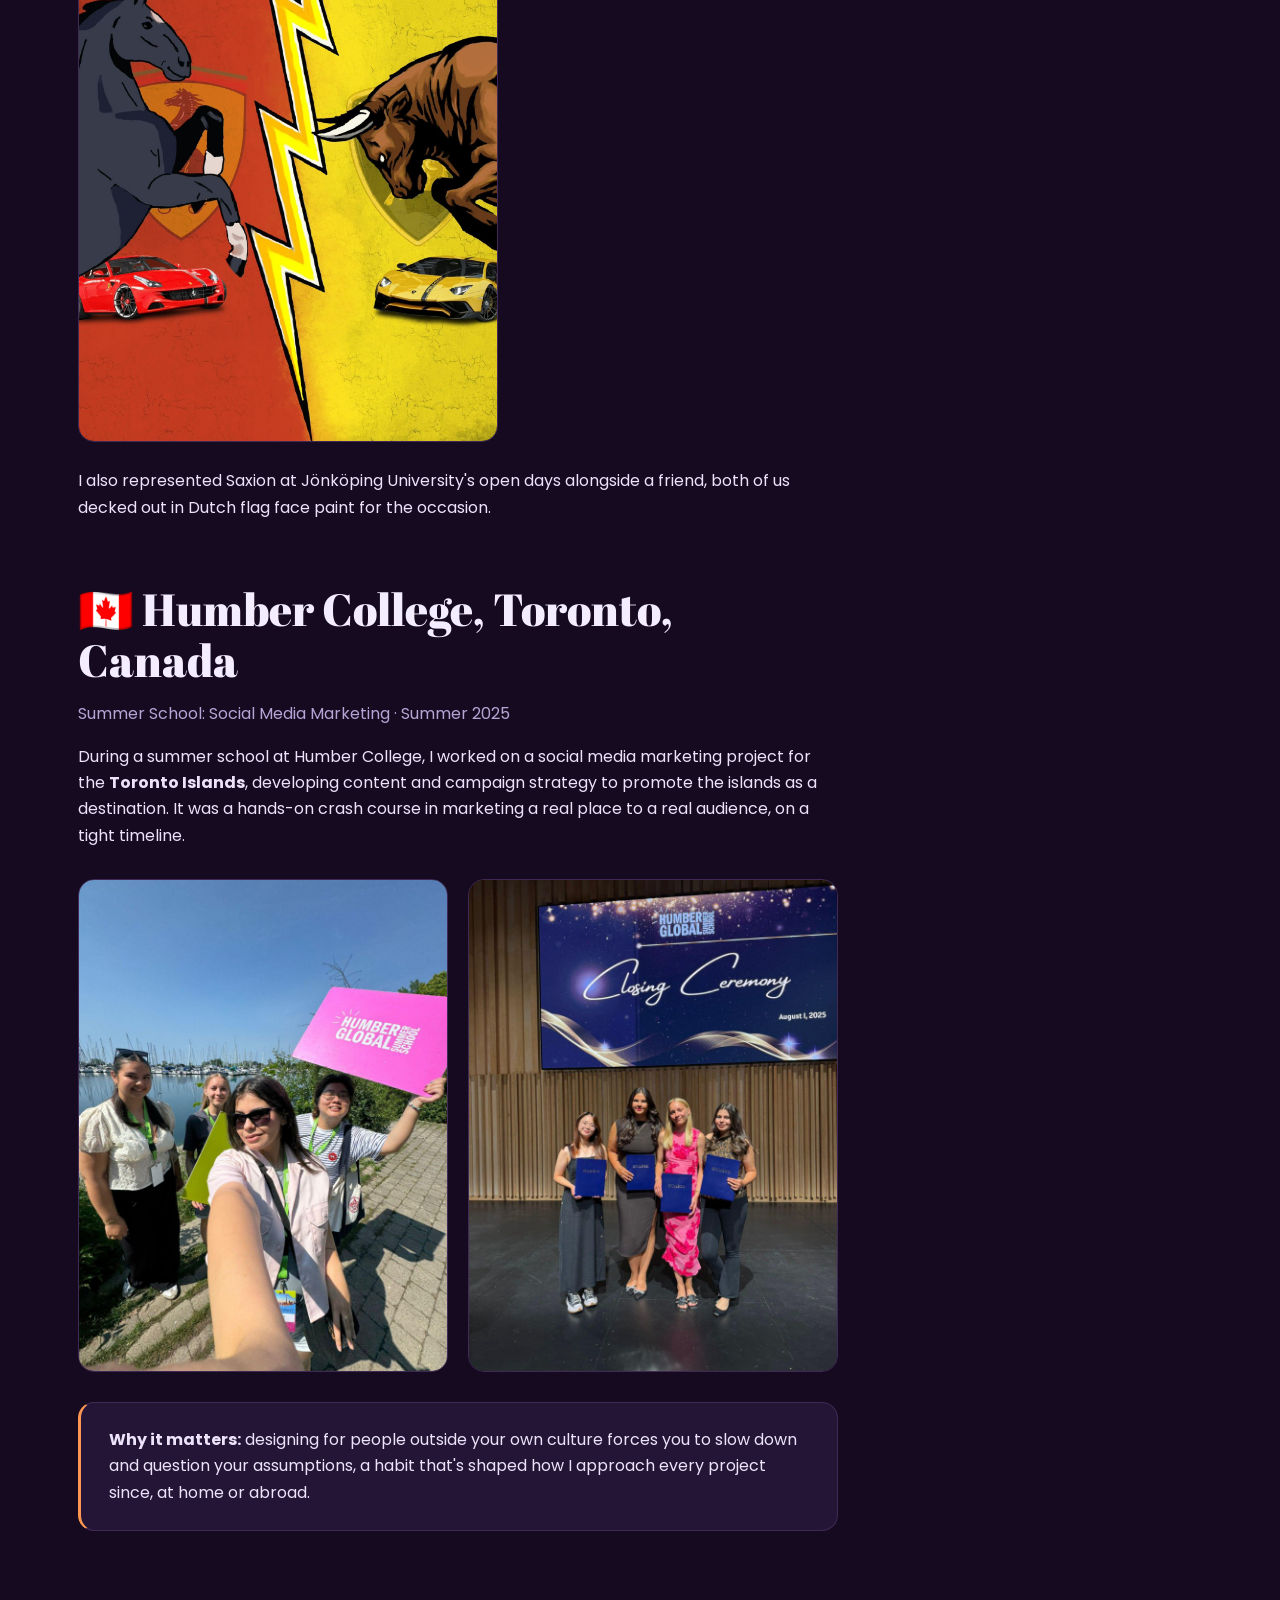
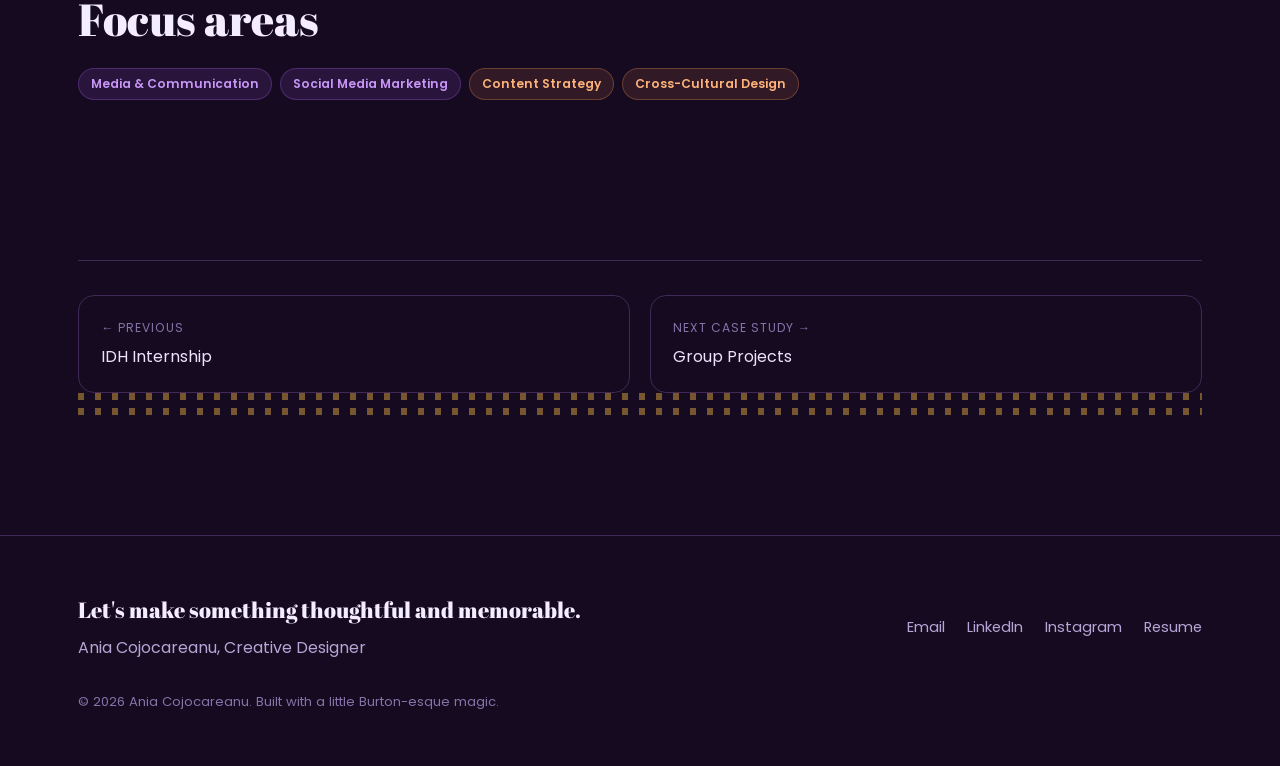
<file: work/international-experience.html>
<!doctype html>
<html lang="en">
<head>
  <meta charset="UTF-8" />
  <meta name="viewport" content="width=device-width, initial-scale=1.0" />
  <title>International Experience | Ania Cojocareanu</title>
  <meta name="description" content="A minor abroad in Jönköping, Sweden, and a summer school in Toronto, Canada: design and communication across cultures." />
  <link rel="icon" href="data:image/svg+xml,%3Csvg xmlns='http://www.w3.org/2000/svg' viewBox='0 0 100 100'%3E%3Ctext y='.9em' font-size='90'%3E%F0%9F%A6%87%3C/text%3E%3C/svg%3E" />
  <link rel="preconnect" href="https://fonts.googleapis.com" />
  <link rel="preconnect" href="https://fonts.gstatic.com" crossorigin />
  <link href="https://fonts.googleapis.com/css2?family=Abril+Fatface&family=Caveat:wght@600&family=Poppins:wght@300;400;500;600;700&display=swap" rel="stylesheet" />
  <link rel="stylesheet" href="../css/style.css" />
</head>
<body>

  <header class="site-header">
    <nav class="nav">
      <a href="../index.html" class="nav-logo">Ania <span>Cojocareanu</span></a>
      <button class="nav-toggle" aria-label="Toggle navigation" aria-expanded="false">
        <span></span><span></span><span></span>
      </button>
      <ul class="nav-links">
        <li><a href="../index.html" class="nav-link" data-page="index.html">Home</a></li>
        <li class="has-dropdown">
          <a href="../index.html#work" class="nav-link nav-dropdown-trigger">Work</a>
          <div class="nav-dropdown">
            <a href="dll-internship.html">DLL Internship</a>
            <a href="idh-internship.html">IDH Internship</a>
            <a href="international-experience.html">International Experience</a>
            <a href="group-projects.html">Group Projects</a>
            <a href="individual-projects.html">Individual Projects</a>
            <a href="other-projects.html">The Real Me</a>
          </div>
        </li>
        <li><a href="../index.html#about" class="nav-link">About</a></li>
        <li><a href="../contact.html" class="nav-link" data-page="contact.html">Contact</a></li>
      </ul>
    </nav>
  </header>

  <main>
    <section class="page-hero">
      <div class="container">
        <p class="eyebrow">Studying Abroad</p>
        <h1>Design across <em>borders</em></h1>
        <p class="text-muted" style="max-width:60ch; font-size:1.1rem;">Two international experiences that pushed my design and communication thinking outside a single cultural context.</p>
      </div>
    </section>

    <div class="container"><div class="filmstrip"></div></div>

    <section>
      <div class="container">
        <div class="content-block reveal">

          <h2>🇸🇪 Jönköping University, Sweden</h2>
          <p class="text-muted" style="margin-top:-8px;">Minor Abroad: Media and Communication · August 2024–January 2025</p>
          <p>I spent a semester at Jönköping University on a Media and Communication minor, studying how media, culture, and communication intersect in a Scandinavian context. It sharpened how I think about audience, tone, and message: skills that carry directly into UX writing and content design.</p>

          <div class="media-grid">
            <img src="../assets/img/international/sweden-boat.jpg" alt="Ania on a boat trip during her semester abroad" style="width:100%; border-radius:var(--radius-md); border:1px solid var(--border);" />
            <img src="../assets/img/international/sweden-open-days.jpg" alt="Ania and a friend representing Saxion University at Jönköping University's open days" style="width:100%; border-radius:var(--radius-md); border:1px solid var(--border);" />
          </div>

          <p>One of my courses called for a promotional poster, and I stepped in as designer on the project: a Ferrari vs Lamborghini piece playing off the two brands' rival logos and color identities.</p>

          <div style="margin:26px 0; max-width:420px;">
            <img src="../assets/img/international/sweden-poster.jpg" alt="Ferrari vs Lamborghini poster design by Ania" style="width:100%; border-radius:var(--radius-md); border:1px solid var(--border);" />
          </div>

          <p>I also represented Saxion at Jönköping University's open days alongside a friend, both of us decked out in Dutch flag face paint for the occasion.</p>

          <h2>🇨🇦 Humber College, Toronto, Canada</h2>
          <p class="text-muted" style="margin-top:-8px;">Summer School: Social Media Marketing · Summer 2025</p>
          <p>During a summer school at Humber College, I worked on a social media marketing project for the <strong>Toronto Islands</strong>, developing content and campaign strategy to promote the islands as a destination. It was a hands-on crash course in marketing a real place to a real audience, on a tight timeline.</p>

          <div class="media-grid">
            <img src="../assets/img/international/canada-first-day.jpg" alt="Ania and fellow participants on day one of Humber Global Summer School" style="width:100%; border-radius:var(--radius-md); border:1px solid var(--border);" />
            <img src="../assets/img/international/canada-graduation.jpg" alt="Ania at the Humber Global Summer School closing ceremony, August 2025" style="width:100%; border-radius:var(--radius-md); border:1px solid var(--border);" />
          </div>

          <div class="highlight-box">
            <p><strong>Why it matters:</strong> designing for people outside your own culture forces you to slow down and question your assumptions, a habit that's shaped how I approach every project since, at home or abroad.</p>
          </div>

          <h2>Focus areas</h2>
          <div class="tag-row">
            <span class="tag">Media &amp; Communication</span>
            <span class="tag">Social Media Marketing</span>
            <span class="tag orange">Content Strategy</span>
            <span class="tag orange">Cross-Cultural Design</span>
          </div>
        </div>
      </div>
    </section>

    <div class="container">
      <div class="case-nav">
        <a href="idh-internship.html">
          <span class="dir">← Previous</span>
          <span class="next-title">IDH Internship</span>
        </a>
        <a href="group-projects.html">
          <span class="dir">Next case study →</span>
          <span class="next-title">Group Projects</span>
        </a>
      </div>
    </div>
  </main>

  <div class="container"><div class="filmstrip"></div></div>

  <footer class="site-footer">
    <div class="container footer-inner">
      <div>
        <p class="footer-title">Let's make something thoughtful and memorable.</p>
        <p class="text-muted" style="margin:0;">Ania Cojocareanu, Creative Designer</p>
      </div>
      <ul class="footer-links">
        <li><a href="mailto:anjacojo292003@gmail.com">Email</a></li>
        <li><a href="https://www.linkedin.com/in/ania-cojocareanu-193171253/" target="_blank" rel="noopener">LinkedIn</a></li>
        <li><a href="https://www.instagram.com/anjacojo/" target="_blank" rel="noopener">Instagram</a></li>
        <li><a href="../assets/cv/Ania_Cojocareanu_CV.pdf" target="_blank" rel="noopener">Resume</a></li>
      </ul>
    </div>
    <div class="container">
      <p class="footer-note">© 2026 Ania Cojocareanu. Built with a little Burton-esque magic.</p>
    </div>
  </footer>

  <script src="../js/script.js"></script>
</body>
</html>
</file>
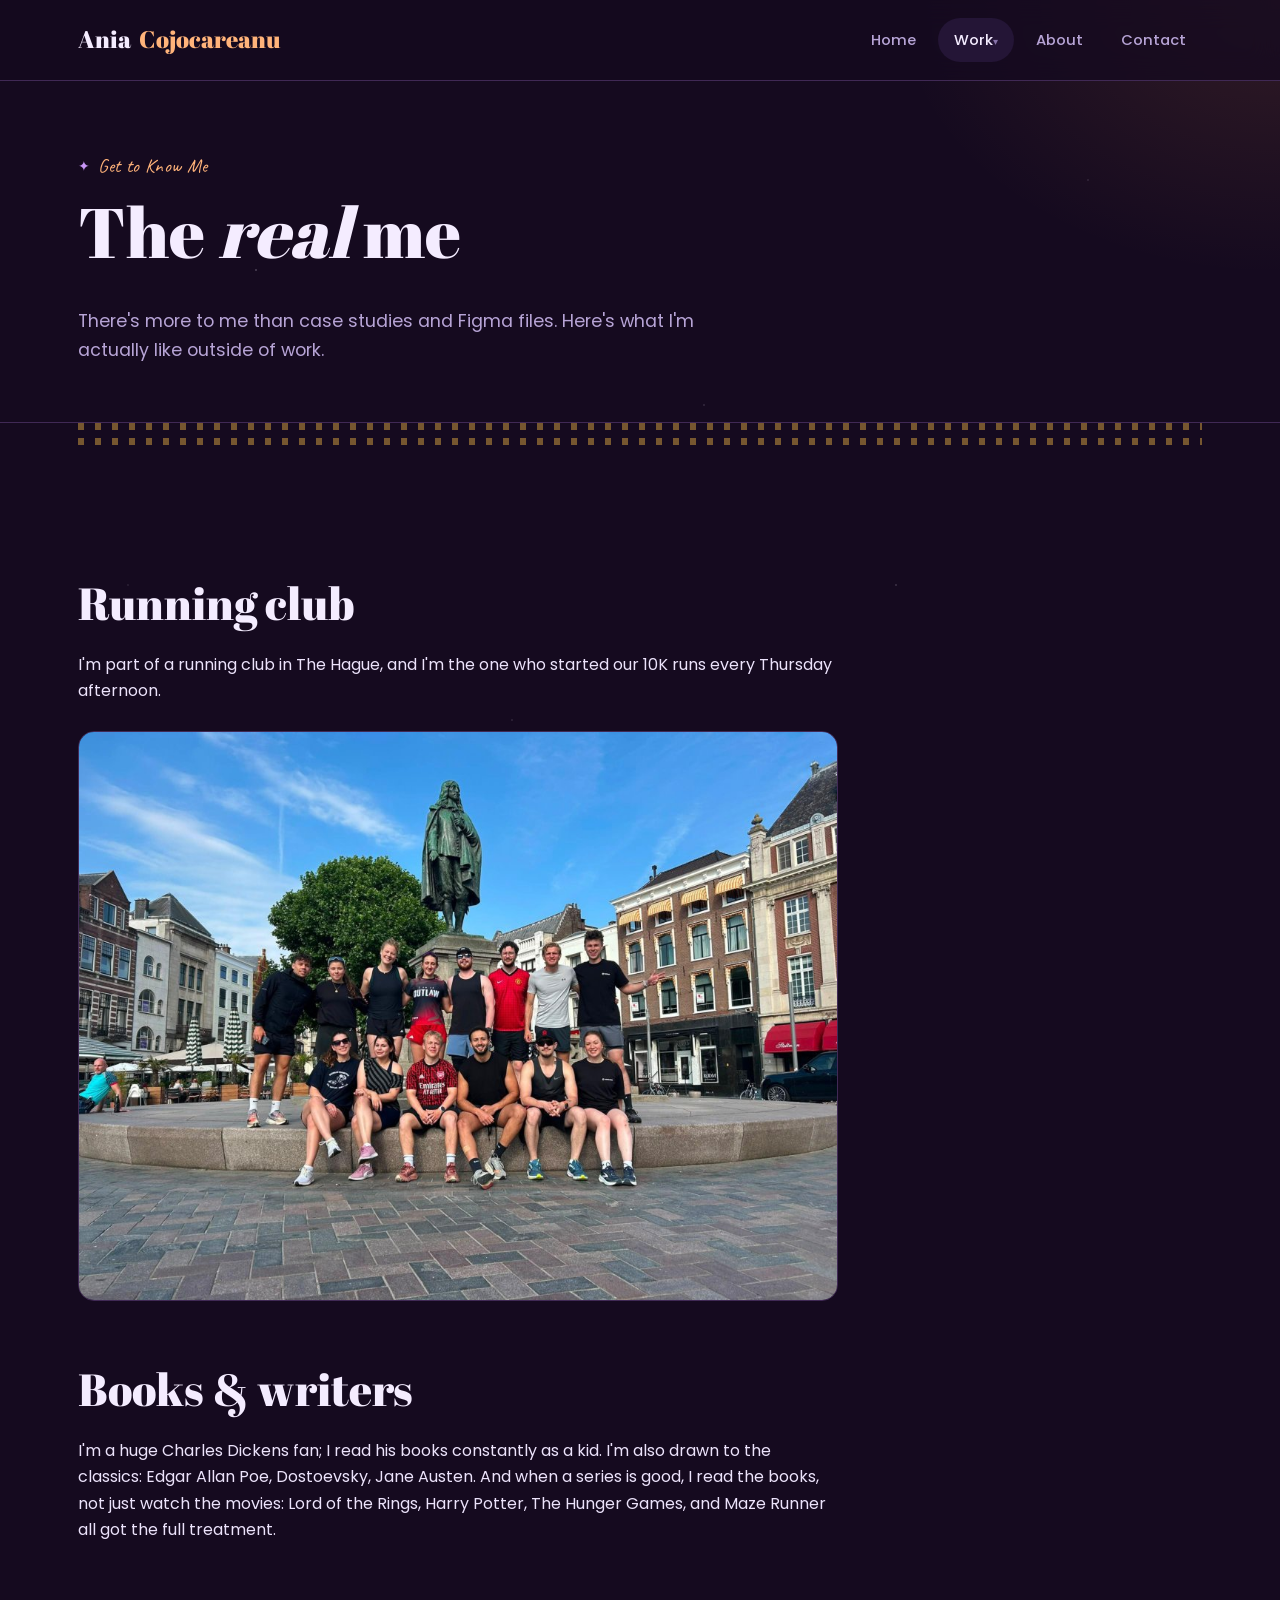
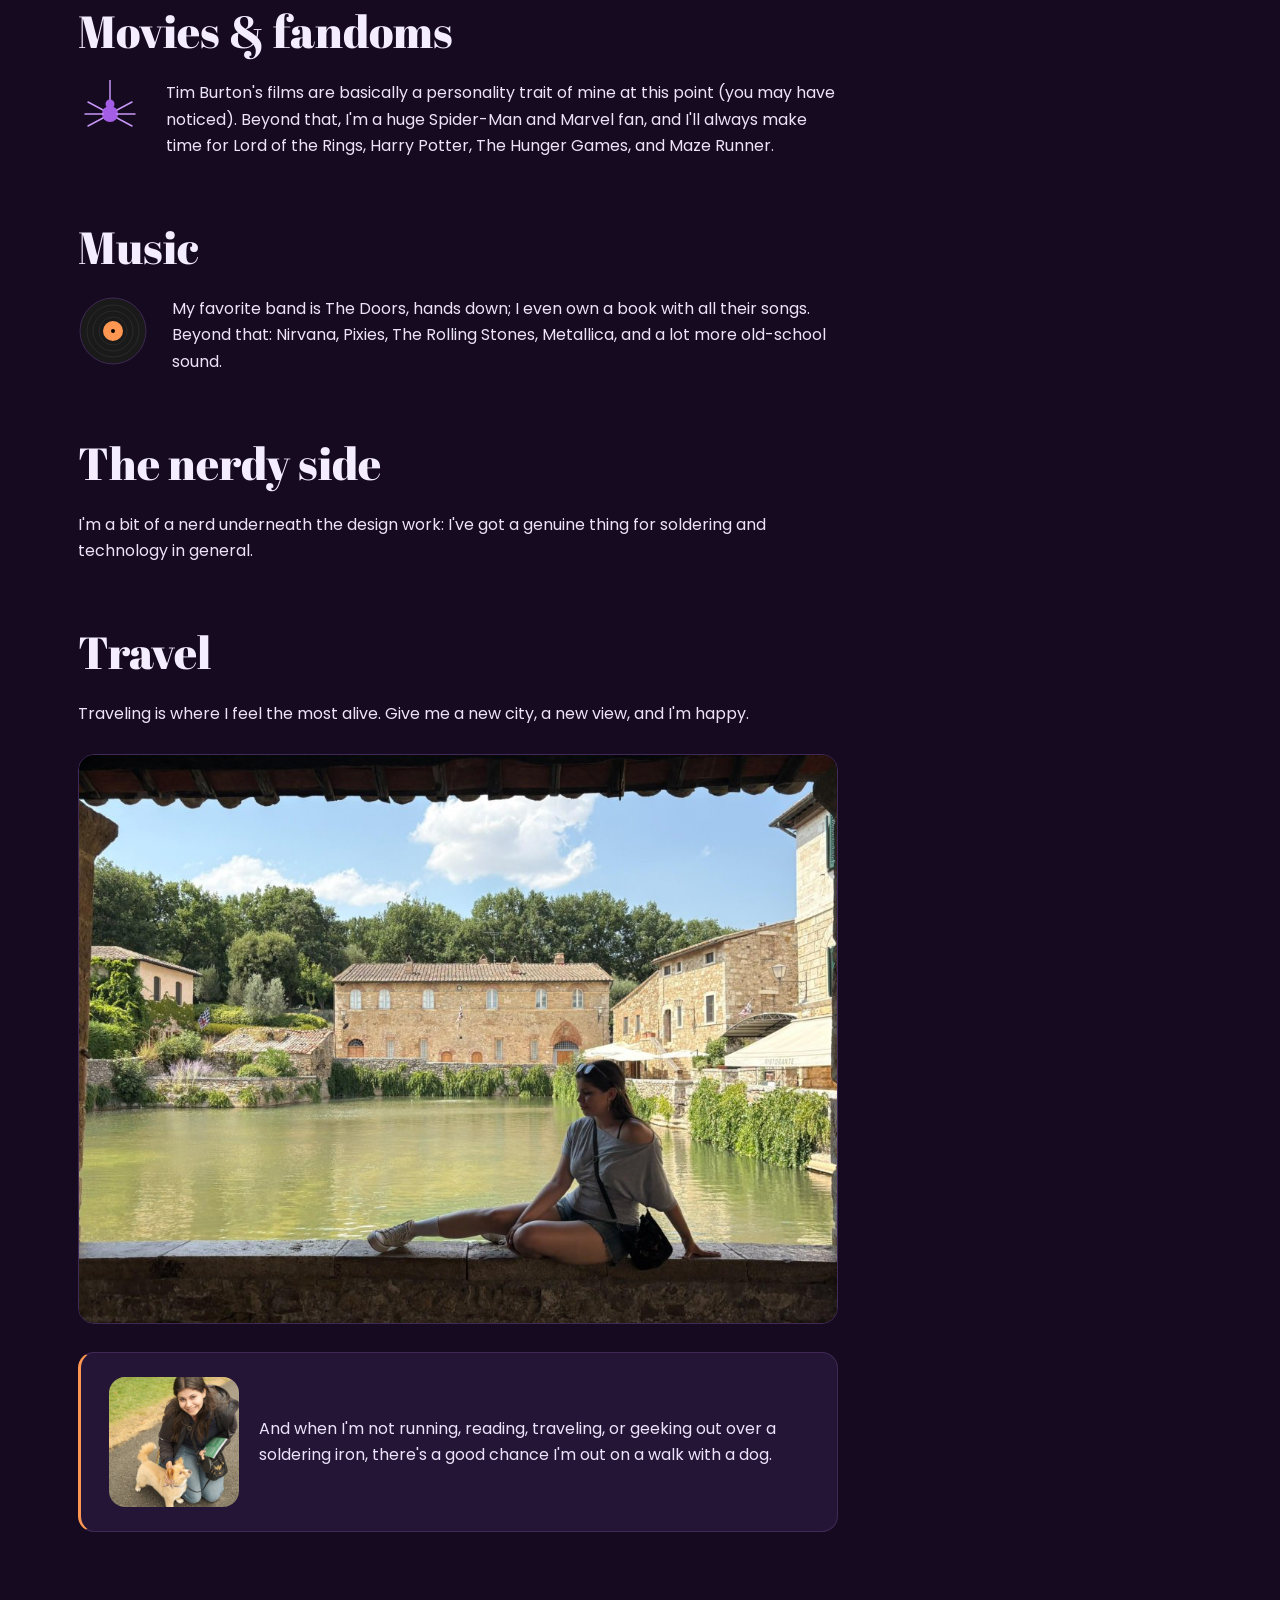
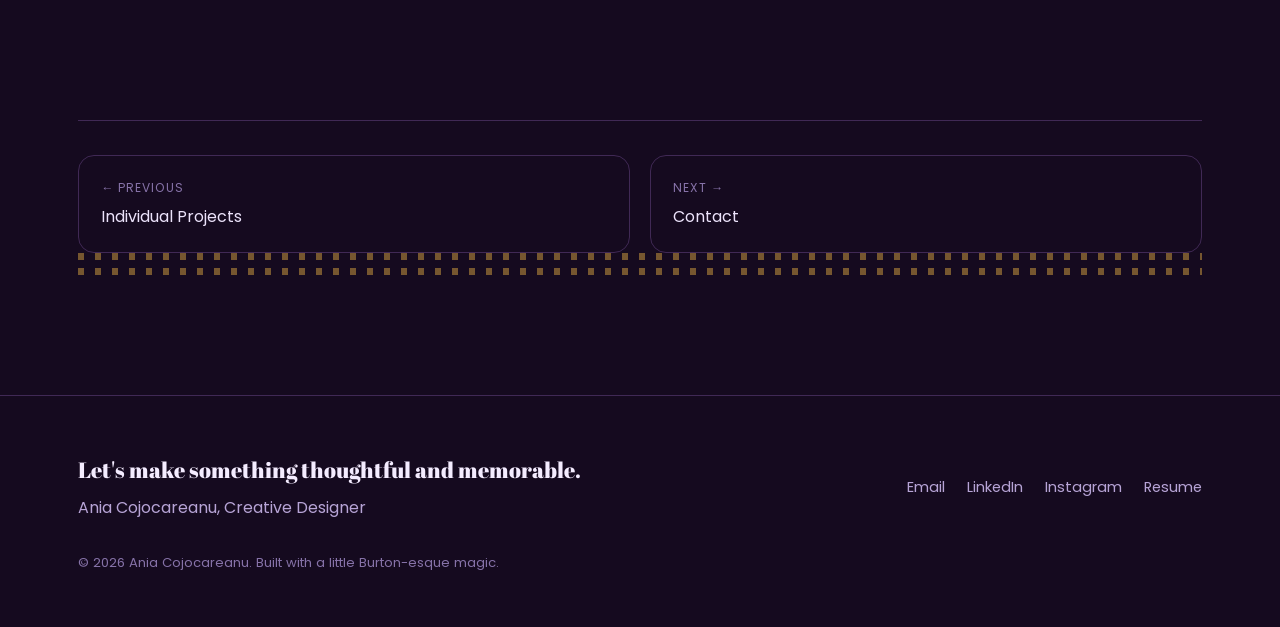
<file: work/other-projects.html>
<!doctype html>
<html lang="en">
<head>
  <meta charset="UTF-8" />
  <meta name="viewport" content="width=device-width, initial-scale=1.0" />
  <title>The Real Me | Ania Cojocareanu</title>
  <meta name="description" content="Get to know Ania Cojocareanu beyond the portfolio: running club, books, movies, music, and travel." />
  <link rel="icon" href="data:image/svg+xml,%3Csvg xmlns='http://www.w3.org/2000/svg' viewBox='0 0 100 100'%3E%3Ctext y='.9em' font-size='90'%3E%F0%9F%A6%87%3C/text%3E%3C/svg%3E" />
  <link rel="preconnect" href="https://fonts.googleapis.com" />
  <link rel="preconnect" href="https://fonts.gstatic.com" crossorigin />
  <link href="https://fonts.googleapis.com/css2?family=Abril+Fatface&family=Caveat:wght@600&family=Poppins:wght@300;400;500;600;700&display=swap" rel="stylesheet" />
  <link rel="stylesheet" href="../css/style.css" />
</head>
<body>

  <header class="site-header">
    <nav class="nav">
      <a href="../index.html" class="nav-logo">Ania <span>Cojocareanu</span></a>
      <button class="nav-toggle" aria-label="Toggle navigation" aria-expanded="false">
        <span></span><span></span><span></span>
      </button>
      <ul class="nav-links">
        <li><a href="../index.html" class="nav-link" data-page="index.html">Home</a></li>
        <li class="has-dropdown">
          <a href="../index.html#work" class="nav-link nav-dropdown-trigger">Work</a>
          <div class="nav-dropdown">
            <a href="dll-internship.html">DLL Internship</a>
            <a href="idh-internship.html">IDH Internship</a>
            <a href="international-experience.html">International Experience</a>
            <a href="group-projects.html">Group Projects</a>
            <a href="individual-projects.html">Individual Projects</a>
            <a href="other-projects.html">The Real Me</a>
          </div>
        </li>
        <li><a href="../index.html#about" class="nav-link">About</a></li>
        <li><a href="../contact.html" class="nav-link" data-page="contact.html">Contact</a></li>
      </ul>
    </nav>
  </header>

  <main>
    <section class="page-hero">
      <div class="container">
        <p class="eyebrow">Get to Know Me</p>
        <h1>The <em>real</em> me</h1>
        <p class="text-muted" style="max-width:60ch; font-size:1.1rem;">There's more to me than case studies and Figma files. Here's what I'm actually like outside of work.</p>
      </div>
    </section>

    <div class="container"><div class="filmstrip"></div></div>

    <section>
      <div class="container">
        <div class="content-block reveal">
          <h2>Running club</h2>
          <p>I'm part of a running club in The Hague, and I'm the one who started our 10K runs every Thursday afternoon.</p>
          <div style="margin:26px 0;">
            <img src="../assets/img/real-me/running-club.jpg" alt="Ania with her running club in The Hague" style="width:100%; border-radius:var(--radius-md); border:1px solid var(--border);" />
          </div>

          <h2>Books &amp; writers</h2>
          <p>I'm a huge Charles Dickens fan; I read his books constantly as a kid. I'm also drawn to the classics: Edgar Allan Poe, Dostoevsky, Jane Austen. And when a series is good, I read the books, not just watch the movies: Lord of the Rings, Harry Potter, The Hunger Games, and Maze Runner all got the full treatment.</p>

          <h2>Movies &amp; fandoms</h2>
          <div style="display:flex; align-items:flex-start; gap:24px; flex-wrap:wrap;">
            <svg width="64" height="70" viewBox="0 0 64 70" fill="none" xmlns="http://www.w3.org/2000/svg" style="flex-shrink:0;">
              <line x1="32" y1="0" x2="32" y2="24" stroke="var(--purple-light)" stroke-width="1.5" />
              <circle cx="32" cy="24" r="4.5" fill="var(--purple)" />
              <circle cx="32" cy="34" r="8" fill="var(--purple)" />
              <path d="M25 30 L10 22 M25 34 L7 34 M25 38 L10 46 M39 30 L54 22 M39 34 L57 34 M39 38 L54 46" stroke="var(--purple-light)" stroke-width="1.5" stroke-linecap="round" />
            </svg>
            <p style="margin:0; flex:1; min-width:240px;">Tim Burton's films are basically a personality trait of mine at this point (you may have noticed). Beyond that, I'm a huge Spider-Man and Marvel fan, and I'll always make time for Lord of the Rings, Harry Potter, The Hunger Games, and Maze Runner.</p>
          </div>

          <h2>Music</h2>
          <div style="display:flex; align-items:flex-start; gap:24px; flex-wrap:wrap;">
            <svg width="70" height="70" viewBox="0 0 70 70" xmlns="http://www.w3.org/2000/svg" style="flex-shrink:0;">
              <circle cx="35" cy="35" r="33" fill="#1a1a1a" stroke="var(--border)" stroke-width="1" />
              <circle cx="35" cy="35" r="26" fill="none" stroke="#3a3a3a" stroke-width="0.5" />
              <circle cx="35" cy="35" r="20" fill="none" stroke="#3a3a3a" stroke-width="0.5" />
              <circle cx="35" cy="35" r="14" fill="none" stroke="#3a3a3a" stroke-width="0.5" />
              <circle cx="35" cy="35" r="10" fill="var(--orange)" />
              <circle cx="35" cy="35" r="2" fill="#000" />
            </svg>
            <p style="margin:0; flex:1; min-width:240px;">My favorite band is The Doors, hands down; I even own a book with all their songs. Beyond that: Nirvana, Pixies, The Rolling Stones, Metallica, and a lot more old-school sound.</p>
          </div>

          <h2>The nerdy side</h2>
          <p>I'm a bit of a nerd underneath the design work: I've got a genuine thing for soldering and technology in general.</p>

          <h2>Travel</h2>
          <p>Traveling is where I feel the most alive. Give me a new city, a new view, and I'm happy.</p>
          <div style="margin:26px 0;">
            <img src="../assets/img/real-me/travel.jpg" alt="Ania traveling, sitting by a canal in an Italian village" style="width:100%; border-radius:var(--radius-md); border:1px solid var(--border);" />
          </div>

          <div class="highlight-box" style="display:flex; gap:20px; align-items:center; flex-wrap:wrap;">
            <img src="../assets/img/real-me/dog.jpg" alt="Ania with a dog" style="width:130px; height:130px; object-fit:cover; border-radius:var(--radius-md); flex-shrink:0;" />
            <p style="margin:0; flex:1; min-width:200px;">And when I'm not running, reading, traveling, or geeking out over a soldering iron, there's a good chance I'm out on a walk with a dog.</p>
          </div>
        </div>
      </div>
    </section>

    <div class="container">
      <div class="case-nav">
        <a href="individual-projects.html">
          <span class="dir">← Previous</span>
          <span class="next-title">Individual Projects</span>
        </a>
        <a href="../contact.html">
          <span class="dir">Next →</span>
          <span class="next-title">Contact</span>
        </a>
      </div>
    </div>
  </main>

  <div class="container"><div class="filmstrip"></div></div>

  <footer class="site-footer">
    <div class="container footer-inner">
      <div>
        <p class="footer-title">Let's make something thoughtful and memorable.</p>
        <p class="text-muted" style="margin:0;">Ania Cojocareanu, Creative Designer</p>
      </div>
      <ul class="footer-links">
        <li><a href="mailto:anjacojo292003@gmail.com">Email</a></li>
        <li><a href="https://www.linkedin.com/in/ania-cojocareanu-193171253/" target="_blank" rel="noopener">LinkedIn</a></li>
        <li><a href="https://www.instagram.com/anjacojo/" target="_blank" rel="noopener">Instagram</a></li>
        <li><a href="../assets/cv/Ania_Cojocareanu_CV.pdf" target="_blank" rel="noopener">Resume</a></li>
      </ul>
    </div>
    <div class="container">
      <p class="footer-note">© 2026 Ania Cojocareanu. Built with a little Burton-esque magic.</p>
    </div>
  </footer>

  <script src="../js/script.js"></script>
</body>
</html>
</file>
<file: css/style.css>
/* ==========================================================================
   Ania Cojocareanu | Portfolio
   A whimsical, moody, Tim Burton–tinted design system.
   ========================================================================== */

:root {
  --bg: #150a1f;
  --bg-alt: #1d1129;
  --surface: #241536;
  --surface-raised: #2e1a44;
  --border: #402955;

  --purple: #a45ee5;
  --purple-light: #c896f7;
  --purple-deep: #6b2fa3;
  --orange: #ff9752;
  --orange-soft: #ffb37a;
  --gold: #d9a441;
  --bone: #f4ecff;
  --text: #ece3fb;
  --text-muted: #b7a4d6;
  --text-faint: #8672a8;

  --shadow: 0 20px 60px rgba(8, 2, 16, 0.55);
  --shadow-sm: 0 8px 24px rgba(8, 2, 16, 0.4);

  --radius-lg: 26px;
  --radius-md: 16px;
  --radius-sm: 10px;

  --font-display: "Abril Fatface", "Playfair Display", serif;
  --font-body: "Poppins", "Segoe UI", sans-serif;
  --font-hand: "Caveat", cursive;

  --max-width: 1180px;
}

* {
  box-sizing: border-box;
}

html {
  scroll-behavior: smooth;
}

body {
  margin: 0;
  background:
    radial-gradient(ellipse 900px 500px at 15% -10%, rgba(164, 94, 229, 0.25), transparent 60%),
    radial-gradient(ellipse 700px 500px at 100% 0%, rgba(255, 151, 82, 0.12), transparent 55%),
    var(--bg);
  color: var(--text);
  font-family: var(--font-body);
  line-height: 1.65;
  -webkit-font-smoothing: antialiased;
  overflow-x: hidden;
}

/* Star / dust field behind everything */
body::before {
  content: "";
  position: fixed;
  inset: 0;
  z-index: -1;
  pointer-events: none;
  background-image:
    radial-gradient(1.5px 1.5px at 20% 30%, rgba(244, 236, 255, 0.35), transparent),
    radial-gradient(1.5px 1.5px at 70% 65%, rgba(244, 236, 255, 0.25), transparent),
    radial-gradient(1px 1px at 40% 80%, rgba(244, 236, 255, 0.3), transparent),
    radial-gradient(1px 1px at 85% 20%, rgba(244, 236, 255, 0.3), transparent),
    radial-gradient(1.5px 1.5px at 55% 45%, rgba(244, 236, 255, 0.2), transparent),
    radial-gradient(1px 1px at 10% 65%, rgba(244, 236, 255, 0.25), transparent);
  background-size: 100% 100%;
}

img {
  max-width: 100%;
  display: block;
}

a {
  color: inherit;
  text-decoration: none;
}

h1, h2, h3, h4 {
  font-family: var(--font-display);
  font-weight: 400;
  line-height: 1.15;
  margin: 0 0 0.5em;
  color: var(--bone);
}

h1 { font-size: clamp(2.6rem, 6vw, 4.4rem); }
h2 { font-size: clamp(1.9rem, 4vw, 2.8rem); }
h3 { font-size: clamp(1.3rem, 2.4vw, 1.6rem); }

p { color: var(--text); margin: 0 0 1em; }

.container {
  max-width: var(--max-width);
  margin: 0 auto;
  padding: 0 28px;
}

.eyebrow {
  display: inline-flex;
  align-items: center;
  gap: 8px;
  font-family: var(--font-hand);
  font-size: 1.35rem;
  color: var(--orange-soft);
  letter-spacing: 0.02em;
  margin-bottom: 0.4em;
}

.eyebrow::before {
  content: "✦";
  font-size: 0.9rem;
  color: var(--purple-light);
}

.text-muted { color: var(--text-muted); }

/* ---------------------------------- Buttons ---------------------------- */

.btn {
  display: inline-flex;
  align-items: center;
  gap: 10px;
  padding: 13px 26px;
  border-radius: 999px;
  font-family: var(--font-body);
  font-weight: 600;
  font-size: 0.95rem;
  border: 1px solid transparent;
  cursor: pointer;
  transition: transform 0.2s ease, box-shadow 0.2s ease, background 0.2s ease, border-color 0.2s ease;
}

.btn-primary {
  background: linear-gradient(135deg, var(--purple), var(--purple-deep));
  color: var(--bone);
  box-shadow: var(--shadow-sm);
}

.btn-primary:hover {
  transform: translateY(-2px);
  box-shadow: 0 14px 30px rgba(164, 94, 229, 0.35);
}

.btn-outline {
  background: transparent;
  border-color: var(--border);
  color: var(--text);
}

.btn-outline:hover {
  border-color: var(--purple-light);
  color: var(--purple-light);
  transform: translateY(-2px);
}

.btn-orange {
  background: linear-gradient(135deg, var(--orange), #e5713a);
  color: #24100a;
  box-shadow: 0 10px 26px rgba(255, 151, 82, 0.25);
}

.btn-orange:hover {
  transform: translateY(-2px);
}

/* ---------------------------------- Nav --------------------------------- */

.site-header {
  position: sticky;
  top: 0;
  z-index: 100;
  backdrop-filter: blur(14px);
  background: rgba(21, 10, 31, 0.75);
  border-bottom: 1px solid var(--border);
}

.nav {
  display: flex;
  align-items: center;
  justify-content: space-between;
  padding: 18px 28px;
  max-width: var(--max-width);
  margin: 0 auto;
  position: relative;
}

.nav-logo {
  font-family: var(--font-display);
  font-size: 1.5rem;
  color: var(--bone);
  display: flex;
  align-items: center;
  gap: 8px;
}

.nav-logo span {
  color: var(--orange-soft);
}

.nav-links {
  display: flex;
  align-items: center;
  gap: 6px;
  list-style: none;
  margin: 0;
  padding: 0;
}

.nav-links > li {
  position: relative;
}

.nav-links a.nav-link {
  display: inline-block;
  padding: 10px 16px;
  border-radius: 999px;
  font-size: 0.92rem;
  font-weight: 500;
  color: var(--text-muted);
  transition: color 0.2s ease, background 0.2s ease;
}

.nav-links a.nav-link:hover,
.nav-links a.nav-link.active {
  color: var(--bone);
  background: var(--surface);
}

.nav-dropdown-trigger {
  display: inline-flex;
  align-items: center;
  gap: 6px;
}

.nav-dropdown-trigger::after {
  content: "▾";
  font-size: 0.65rem;
  color: var(--text-faint);
  transition: transform 0.2s ease;
}

.has-dropdown:hover .nav-dropdown-trigger::after {
  transform: rotate(180deg);
}

.nav-dropdown {
  position: absolute;
  top: calc(100% + 10px);
  left: 50%;
  transform: translateX(-50%) translateY(6px);
  min-width: 260px;
  background: var(--surface);
  border: 1px solid var(--border);
  border-radius: var(--radius-md);
  padding: 10px;
  box-shadow: var(--shadow);
  opacity: 0;
  visibility: hidden;
  transition: opacity 0.18s ease, transform 0.18s ease, visibility 0.18s;
  z-index: 50;
}

.has-dropdown:hover .nav-dropdown,
.has-dropdown:focus-within .nav-dropdown {
  opacity: 1;
  visibility: visible;
  transform: translateX(-50%) translateY(0);
}

.nav-dropdown a {
  display: block;
  padding: 10px 14px;
  border-radius: var(--radius-sm);
  font-size: 0.9rem;
  color: var(--text-muted);
}

.nav-dropdown a:hover {
  background: var(--surface-raised);
  color: var(--bone);
}

.nav-toggle {
  display: none;
  flex-direction: column;
  gap: 5px;
  background: none;
  border: none;
  cursor: pointer;
  padding: 8px;
}

.nav-toggle span {
  width: 24px;
  height: 2px;
  background: var(--bone);
  border-radius: 2px;
  transition: transform 0.25s ease, opacity 0.25s ease;
}

/* ---------------------------------- Footer ------------------------------ */

.site-footer {
  border-top: 1px solid var(--border);
  margin-top: 120px;
  padding: 56px 0 40px;
}

.footer-inner {
  display: flex;
  flex-wrap: wrap;
  align-items: center;
  justify-content: space-between;
  gap: 24px;
}

.footer-title {
  font-family: var(--font-display);
  font-size: 1.4rem;
  color: var(--bone);
  margin: 0 0 6px;
}

.footer-links {
  display: flex;
  gap: 22px;
  flex-wrap: wrap;
  list-style: none;
  padding: 0;
  margin: 0;
}

.footer-links a {
  color: var(--text-muted);
  font-size: 0.92rem;
  transition: color 0.2s ease;
}

.footer-links a:hover {
  color: var(--purple-light);
}

.footer-note {
  color: var(--text-faint);
  font-size: 0.82rem;
  margin-top: 30px;
}

/* ---------------------------------- Hero -------------------------------- */

.hero {
  padding: 90px 0 70px;
}

.hero-grid {
  display: grid;
  grid-template-columns: 1.1fr 0.9fr;
  gap: 56px;
  align-items: center;
}

.hero h1 em {
  font-style: normal;
  color: var(--purple-light);
}

.hero-tagline {
  font-size: 1.15rem;
  color: var(--text-muted);
  max-width: 46ch;
  margin-bottom: 2em;
}

.hero-cta {
  display: flex;
  gap: 14px;
  flex-wrap: wrap;
}

.portrait-wrap {
  position: relative;
  width: min(360px, 100%);
  margin: 0 auto;
}

.portrait-wrap .bulb-ring {
  position: absolute;
  inset: -18px;
  width: calc(100% + 36px);
  height: calc(100% + 36px);
  pointer-events: none;
  filter: drop-shadow(0 0 5px rgba(217, 164, 65, 0.55));
  animation: bulb-flicker 3.2s ease-in-out infinite;
}

@media (prefers-reduced-motion: reduce) {
  .portrait-wrap .bulb-ring {
    animation: none;
  }
}

@keyframes bulb-flicker {
  0%, 100% { opacity: 1; }
  50% { opacity: 0.75; }
}

.portrait-frame {
  position: relative;
  width: 100%;
  margin: 0;
  border-radius: 42% 58% 61% 39% / 46% 40% 60% 54%;
  overflow: hidden;
  border: 3px solid var(--purple);
  box-shadow: var(--shadow), 0 0 0 10px rgba(164, 94, 229, 0.08);
  transform: rotate(-2deg);
}

.portrait-frame img {
  width: 100%;
  height: 100%;
  object-fit: cover;
  aspect-ratio: 1 / 1.06;
}

.portrait-frame::after {
  content: "✦";
  position: absolute;
  bottom: -14px;
  right: -10px;
  font-size: 2.2rem;
  color: var(--orange);
  transform: rotate(12deg);
}

/* ---------------------------------- Sections ----------------------------- */

section {
  padding: 70px 0;
}

.section-head {
  max-width: 640px;
  margin: 0 auto 48px;
  text-align: center;
}

.section-head.left {
  margin: 0 0 44px;
  text-align: left;
}

/* ---------------------------------- Cards -------------------------------- */

.card-grid {
  display: grid;
  grid-template-columns: repeat(3, 1fr);
  gap: 26px;
}

.card {
  background: var(--surface);
  border: 1px solid var(--border);
  border-radius: var(--radius-lg);
  padding: 30px;
  transition: transform 0.25s ease, border-color 0.25s ease, box-shadow 0.25s ease;
}

a.card {
  display: block;
}

.card:hover {
  transform: translateY(-6px);
  border-color: var(--purple);
  box-shadow: var(--shadow);
}

.card-icon {
  font-size: 1.8rem;
  margin-bottom: 14px;
  display: inline-block;
}

.card h3 {
  margin-bottom: 8px;
}

.card p {
  color: var(--text-muted);
  font-size: 0.94rem;
  margin-bottom: 0;
}

.tag-row {
  display: flex;
  flex-wrap: wrap;
  gap: 8px;
  margin-top: 16px;
}

.tag {
  font-size: 0.76rem;
  font-weight: 600;
  padding: 5px 12px;
  border-radius: 999px;
  background: rgba(164, 94, 229, 0.14);
  color: var(--purple-light);
  border: 1px solid rgba(164, 94, 229, 0.3);
}

.tag.orange {
  background: rgba(255, 151, 82, 0.12);
  color: var(--orange-soft);
  border-color: rgba(255, 151, 82, 0.28);
}

/* ---------------------------------- Work grid ---------------------------- */

.work-card {
  position: relative;
  overflow: hidden;
}

.work-card .eyebrow {
  font-size: 1.1rem;
}

/* ---------------------------------- Timeline ----------------------------- */

.timeline {
  position: relative;
  padding-left: 32px;
  border-left: 2px dashed var(--border);
}

.timeline-item {
  position: relative;
  padding-bottom: 34px;
}

.timeline-item:last-child { padding-bottom: 0; }

.timeline-item::before {
  content: "";
  position: absolute;
  left: -39px;
  top: 4px;
  width: 14px;
  height: 14px;
  border-radius: 50%;
  background: var(--purple);
  box-shadow: 0 0 0 4px var(--bg), 0 0 0 5px var(--border);
}

.timeline-date {
  font-size: 0.8rem;
  text-transform: uppercase;
  letter-spacing: 0.08em;
  color: var(--orange-soft);
  font-weight: 600;
}

.timeline-item h4 {
  font-family: var(--font-body);
  font-weight: 600;
  color: var(--bone);
  margin: 4px 0 6px;
  font-size: 1.05rem;
}

.timeline-item p {
  color: var(--text-muted);
  margin-bottom: 4px;
  font-size: 0.94rem;
}

/* ---------------------------------- Skills grid --------------------------- */

.skills-grid {
  display: flex;
  flex-wrap: wrap;
  gap: 10px;
}

.skill-pill {
  padding: 9px 18px;
  border-radius: 999px;
  background: var(--surface);
  border: 1px solid var(--border);
  font-size: 0.87rem;
  color: var(--text);
}

/* ---------------------------------- Case study layout ---------------------- */

.page-hero {
  padding: 70px 0 40px;
  border-bottom: 1px solid var(--border);
}

.page-hero .eyebrow { font-size: 1.2rem; }

.meta-row {
  display: flex;
  flex-wrap: wrap;
  gap: 28px;
  margin-top: 28px;
  padding-top: 28px;
  border-top: 1px solid var(--border);
}

.meta-item h4 {
  font-family: var(--font-body);
  font-size: 0.75rem;
  text-transform: uppercase;
  letter-spacing: 0.09em;
  color: var(--text-faint);
  margin: 0 0 6px;
  font-weight: 600;
}

.meta-item p {
  color: var(--bone);
  font-weight: 500;
  margin: 0;
}

.content-block {
  max-width: 760px;
}

.content-block h2 {
  margin-top: 1.4em;
}

.content-block ul {
  color: var(--text);
  padding-left: 22px;
}

.content-block li {
  margin-bottom: 10px;
}

.highlight-box {
  background: var(--surface);
  border: 1px solid var(--border);
  border-left: 3px solid var(--orange);
  border-radius: var(--radius-md);
  padding: 24px 28px;
  margin: 28px 0;
}

.highlight-box p:last-child { margin-bottom: 0; }

/* Placeholder media tiles (no real image yet) */
.media-placeholder {
  border-radius: var(--radius-lg);
  border: 1px dashed var(--border);
  background:
    repeating-linear-gradient(135deg, rgba(164, 94, 229, 0.07) 0 2px, transparent 2px 14px),
    var(--surface);
  display: flex;
  align-items: center;
  justify-content: center;
  flex-direction: column;
  gap: 10px;
  color: var(--text-faint);
  font-size: 0.85rem;
  text-align: center;
  min-height: 220px;
  padding: 20px;
}

.media-placeholder .glyph {
  font-size: 2rem;
  color: var(--purple-light);
}

.media-grid {
  display: grid;
  grid-template-columns: repeat(2, 1fr);
  gap: 20px;
  margin: 30px 0;
}

.media-grid.thirds {
  grid-template-columns: repeat(3, 1fr);
}

/* ---------------------------------- Filmstrip divider ----------------------- */

.filmstrip {
  position: relative;
  height: 22px;
  margin: 0;
}

.filmstrip::before,
.filmstrip::after {
  content: "";
  position: absolute;
  left: 0;
  right: 0;
  height: 7px;
  background-image: repeating-linear-gradient(to right, var(--gold) 0 6px, transparent 6px 17px);
  opacity: 0.5;
}

.filmstrip::before {
  top: 0;
}

.filmstrip::after {
  bottom: 0;
}

.video-embed {
  position: relative;
  width: 100%;
  padding-top: 56.25%;
  border-radius: var(--radius-md);
  overflow: hidden;
  border: 1px solid var(--border);
  margin: 20px 0;
  background: var(--surface);
}

.video-embed iframe {
  position: absolute;
  inset: 0;
  width: 100%;
  height: 100%;
  border: 0;
}

.video-caption {
  color: var(--bone);
  font-weight: 600;
  margin-bottom: 8px;
}

/* ---------------------------------- Prev/Next nav -------------------------- */

.case-nav {
  display: flex;
  justify-content: space-between;
  gap: 20px;
  margin-top: 90px;
  padding-top: 34px;
  border-top: 1px solid var(--border);
}

.case-nav a {
  flex: 1;
  padding: 22px;
  border-radius: var(--radius-md);
  border: 1px solid var(--border);
  transition: border-color 0.2s ease, transform 0.2s ease;
}

.case-nav a:hover {
  border-color: var(--purple);
  transform: translateY(-3px);
}

.case-nav .dir {
  font-size: 0.76rem;
  text-transform: uppercase;
  letter-spacing: 0.08em;
  color: var(--text-faint);
  display: block;
  margin-bottom: 6px;
}

.case-nav .next-title { text-align: right; }

/* ---------------------------------- Contact page --------------------------- */

.contact-grid {
  display: grid;
  grid-template-columns: 1fr 1fr;
  gap: 40px;
  align-items: start;
}

.contact-card {
  background: var(--surface);
  border: 1px solid var(--border);
  border-radius: var(--radius-lg);
  padding: 34px;
}

.contact-links {
  display: flex;
  flex-direction: column;
  gap: 14px;
  margin-top: 20px;
}

.contact-link-row {
  display: flex;
  align-items: center;
  gap: 14px;
  padding: 16px 18px;
  border-radius: var(--radius-md);
  border: 1px solid var(--border);
  transition: border-color 0.2s ease, transform 0.2s ease, background 0.2s ease;
}

.contact-link-row:hover {
  border-color: var(--purple);
  background: var(--surface-raised);
  transform: translateX(4px);
}

.contact-link-row .glyph {
  font-size: 1.3rem;
  color: var(--purple-light);
}

.contact-link-row .label {
  font-size: 0.76rem;
  text-transform: uppercase;
  letter-spacing: 0.07em;
  color: var(--text-faint);
  display: block;
}

.contact-link-row .value {
  color: var(--bone);
  font-weight: 500;
}

/* ---------------------------------- Reveal animation ------------------------ */

.reveal {
  opacity: 0;
  transform: translateY(18px);
  transition: opacity 0.7s ease, transform 0.7s ease;
}

.reveal.is-visible {
  opacity: 1;
  transform: translateY(0);
}

/* ---------------------------------- Responsive ------------------------------ */

@media (max-width: 900px) {
  .hero-grid { grid-template-columns: 1fr; }
  .hero-grid .portrait-frame { order: -1; width: min(280px, 70%); }
  .card-grid { grid-template-columns: repeat(2, 1fr); }
  .contact-grid { grid-template-columns: 1fr; }
  .media-grid, .media-grid.thirds { grid-template-columns: 1fr 1fr; }
}

@media (max-width: 720px) {
  .nav-links {
    position: absolute;
    top: 100%;
    left: 0;
    right: 0;
    flex-direction: column;
    align-items: stretch;
    background: var(--surface);
    border: 1px solid var(--border);
    border-radius: var(--radius-md);
    margin: 10px 16px 0;
    padding: 10px;
    gap: 2px;
    display: none;
  }

  .nav-links.is-open { display: flex; }

  .nav-links a.nav-link { width: 100%; }

  .nav-dropdown,
  .has-dropdown:hover .nav-dropdown,
  .has-dropdown:focus-within .nav-dropdown {
    position: static;
    left: auto;
    transform: none;
    opacity: 1;
    visibility: visible;
    display: none;
    box-shadow: none;
    border: none;
    background: transparent;
    padding: 0 0 0 14px;
    min-width: 0;
    width: 100%;
  }

  .has-dropdown.is-open .nav-dropdown { display: block; }
  .has-dropdown:hover .nav-dropdown { display: none; }
  .has-dropdown.is-open:hover .nav-dropdown { display: block; }

  .nav-toggle { display: flex; }

  .card-grid { grid-template-columns: 1fr; }
  .media-grid, .media-grid.thirds { grid-template-columns: 1fr; }
  .case-nav { flex-direction: column; }
  .case-nav .next-title { text-align: left; }
}
</file>
